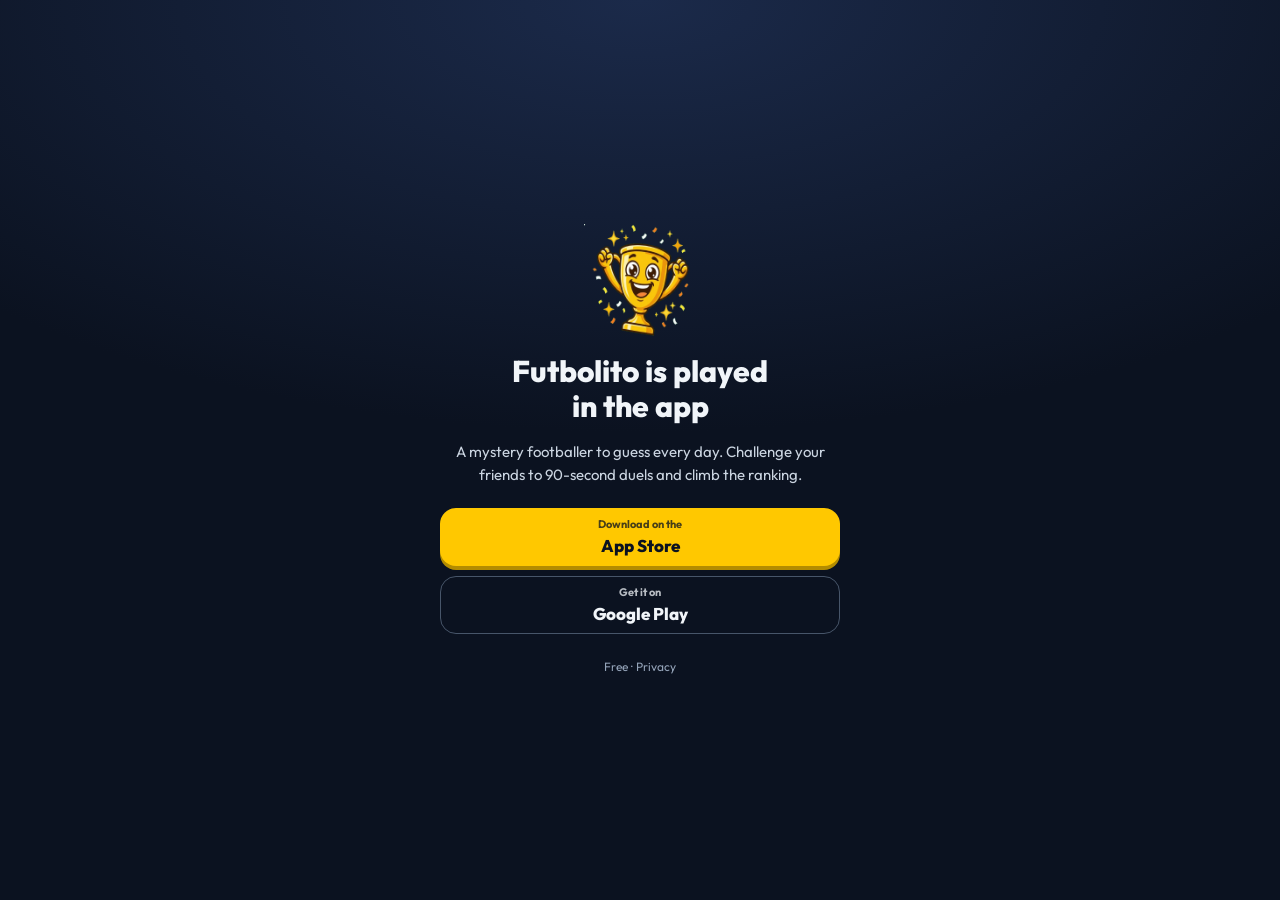
<file: index.html>
<!doctype html>
<html lang="fr" style="background-color:#0a0a0f">
  <head>
    <meta charset="UTF-8" />
    <link rel="icon" type="image/png" href="/icon-192.png" />
    <meta name="google-site-verification" content="FWAwaDGBvSFWAO9RooGkGVbNBcKObGu4cLLP7IMAi-4" />
    <meta name="viewport" content="width=device-width, initial-scale=1, maximum-scale=1, user-scalable=no, viewport-fit=cover" />
    <meta name="theme-color" content="#0a0a0f" />
    <link rel="manifest" href="/manifest.json" />
    <title>Futbolito</title>
    <script src="/rate.js"></script>
    <script type="module" crossorigin src="/index-BlLVfsSw.js"></script>
    <link rel="stylesheet" crossorigin href="/index-Cl8mhtLP.css">
  </head>
  <body style="background-color:#0a0a0f">
    <div id="root" style="background-color:#0a0a0f;min-height:100vh">
      <div id="initial-loader" style="position:fixed;inset:0;display:flex;align-items:center;justify-content:center;background:#0a0a0f;">
        <div style="width:40px;height:40px;border:4px solid #1a1a28;border-top:4px solid #7C3AED;border-radius:50%;animation:spin 1s linear infinite;"></div>
      </div>
      <style>@keyframes spin{to{transform:rotate(360deg)}}</style>
    </div>
  </body>
</html>
</file>
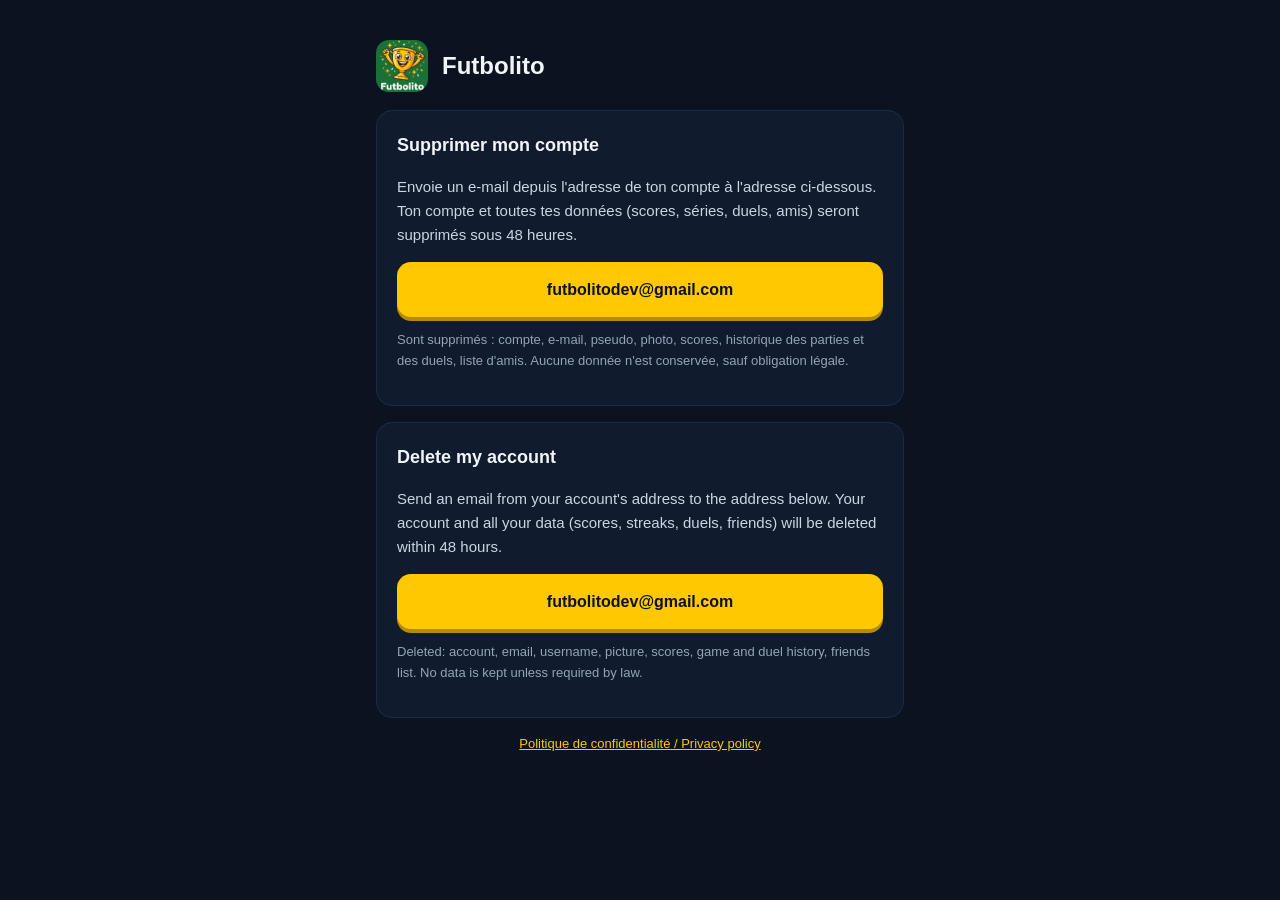
<file: delete-account.html>
<!doctype html>
<html lang="fr">
<head>
<meta charset="utf-8">
<meta name="viewport" content="width=device-width, initial-scale=1">
<title>Futbolito — Supprimer mon compte / Delete my account</title>
<link rel="icon" href="/img/icone-512.png">
<style>
  :root { --bg:#0b1220; --card:#111b2e; --line:#1e2b47; --t1:#f1f5f9; --t2:#cbd5e1; --t3:#94a3b8; --gold:#FFC800; }
  * { box-sizing: border-box; }
  body { margin:0; background:var(--bg); color:var(--t1); font-family: -apple-system, BlinkMacSystemFont, "Segoe UI", Roboto, sans-serif; line-height:1.6; }
  main { max-width:560px; margin:0 auto; padding:40px 16px 56px; }
  header { display:flex; align-items:center; gap:14px; margin-bottom:18px; }
  header img { width:52px; height:52px; border-radius:13px; }
  h1 { font-size:24px; margin:0; }
  h2 { font-size:18px; margin:0 0 8px; }
  p, li { color:var(--t2); font-size:15px; }
  .card { background:var(--card); border:1px solid var(--line); border-radius:16px; padding:20px; margin:16px 0; }
  .btn { display:block; text-align:center; background:var(--gold); color:#0b1220; font-weight:800; text-decoration:none; padding:15px; border-radius:14px; box-shadow:0 4px 0 #b38c00; margin-top:14px; word-break:break-word; }
  .muted { color:var(--t3); font-size:13px; }
  a { color:var(--gold); }
</style>
</head>
<body>
<main>
  <header>
    <img src="/img/icone-512.png" alt="">
    <h1>Futbolito</h1>
  </header>

  <section class="card" lang="fr">
    <h2>Supprimer mon compte</h2>
    <p>Envoie un e-mail depuis l'adresse de ton compte à l'adresse ci-dessous. Ton compte et toutes tes données (scores, séries, duels, amis) seront supprimés sous 48 heures.</p>
    <a class="btn" href="mailto:futbolitodev@gmail.com?subject=Suppression%20de%20mon%20compte%20Futbolito">futbolitodev@gmail.com</a>
    <p class="muted">Sont supprimés : compte, e-mail, pseudo, photo, scores, historique des parties et des duels, liste d'amis. Aucune donnée n'est conservée, sauf obligation légale.</p>
  </section>

  <section class="card" lang="en">
    <h2>Delete my account</h2>
    <p>Send an email from your account's address to the address below. Your account and all your data (scores, streaks, duels, friends) will be deleted within 48 hours.</p>
    <a class="btn" href="mailto:futbolitodev@gmail.com?subject=Delete%20my%20Futbolito%20account">futbolitodev@gmail.com</a>
    <p class="muted">Deleted: account, email, username, picture, scores, game and duel history, friends list. No data is kept unless required by law.</p>
  </section>

  <p class="muted" style="text-align:center"><a href="/privacy-policy">Politique de confidentialité / Privacy policy</a></p>
</main>
</body>
</html>
</file>
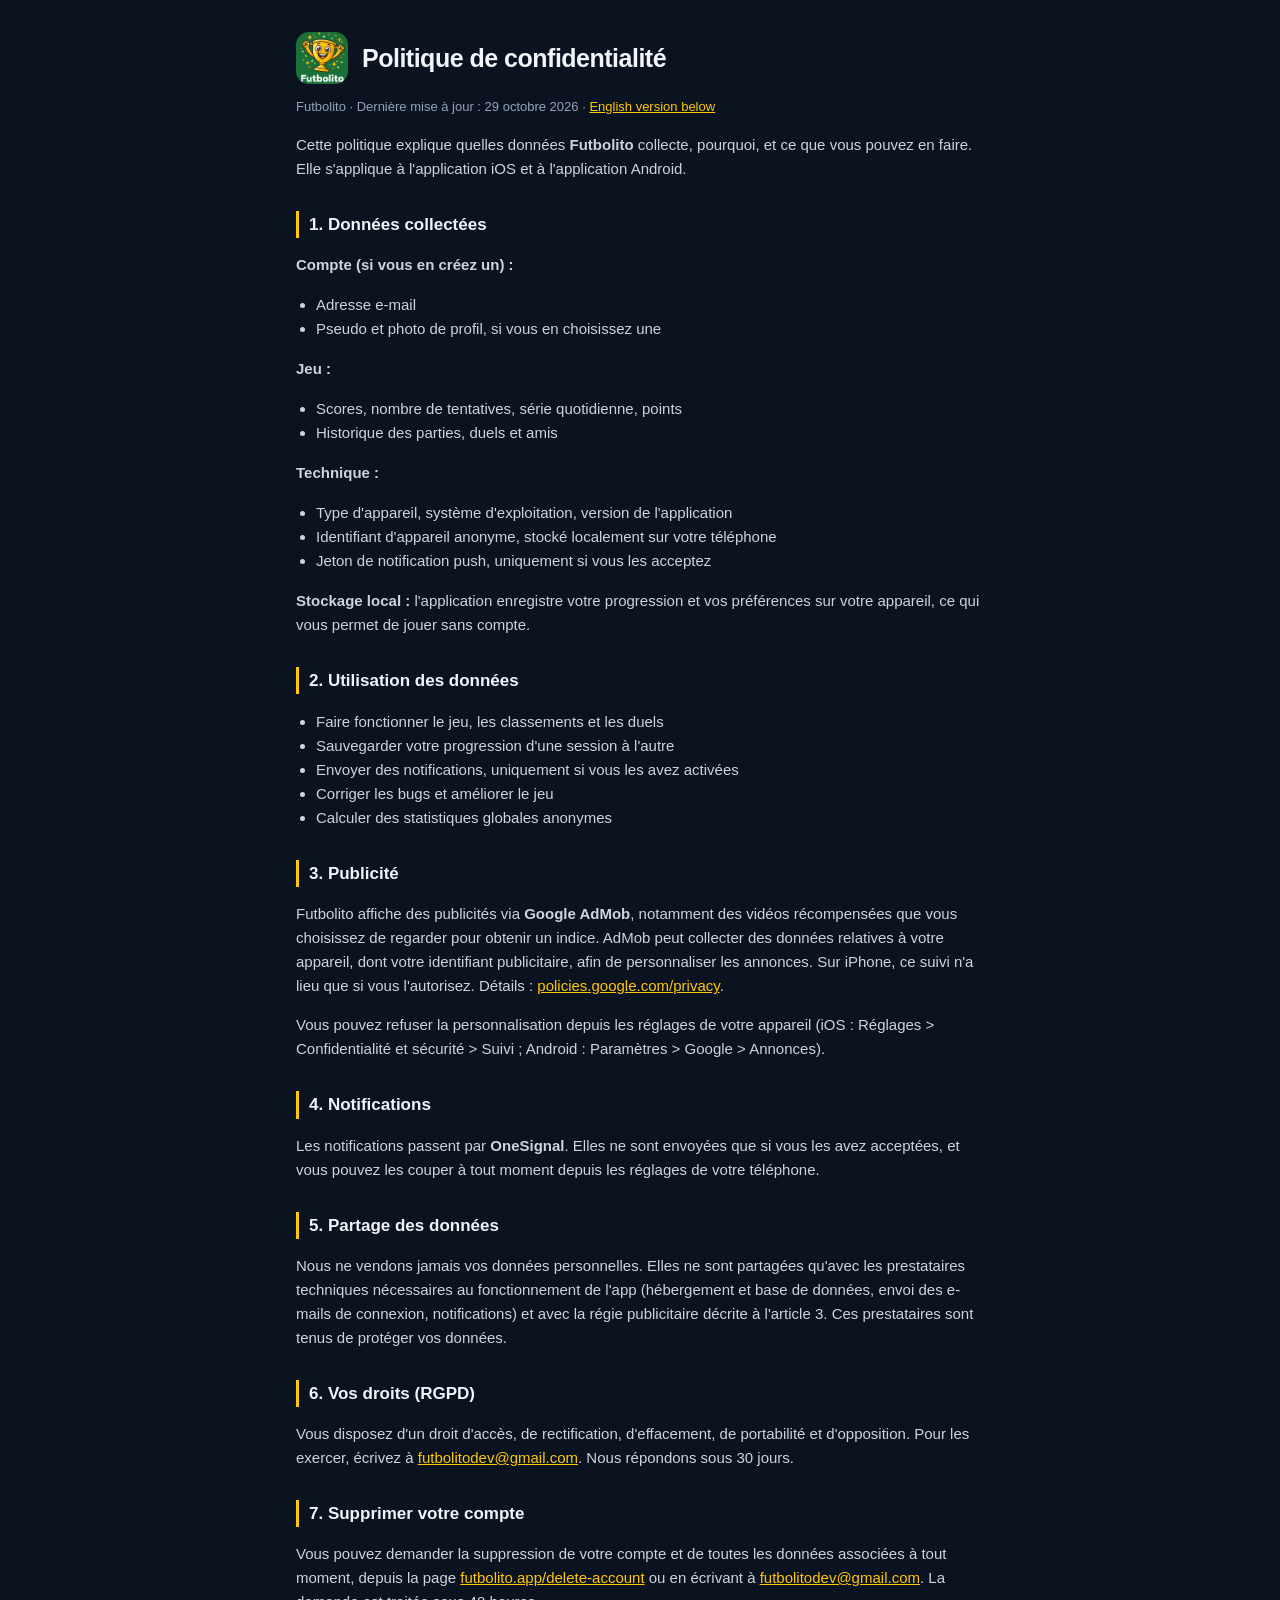
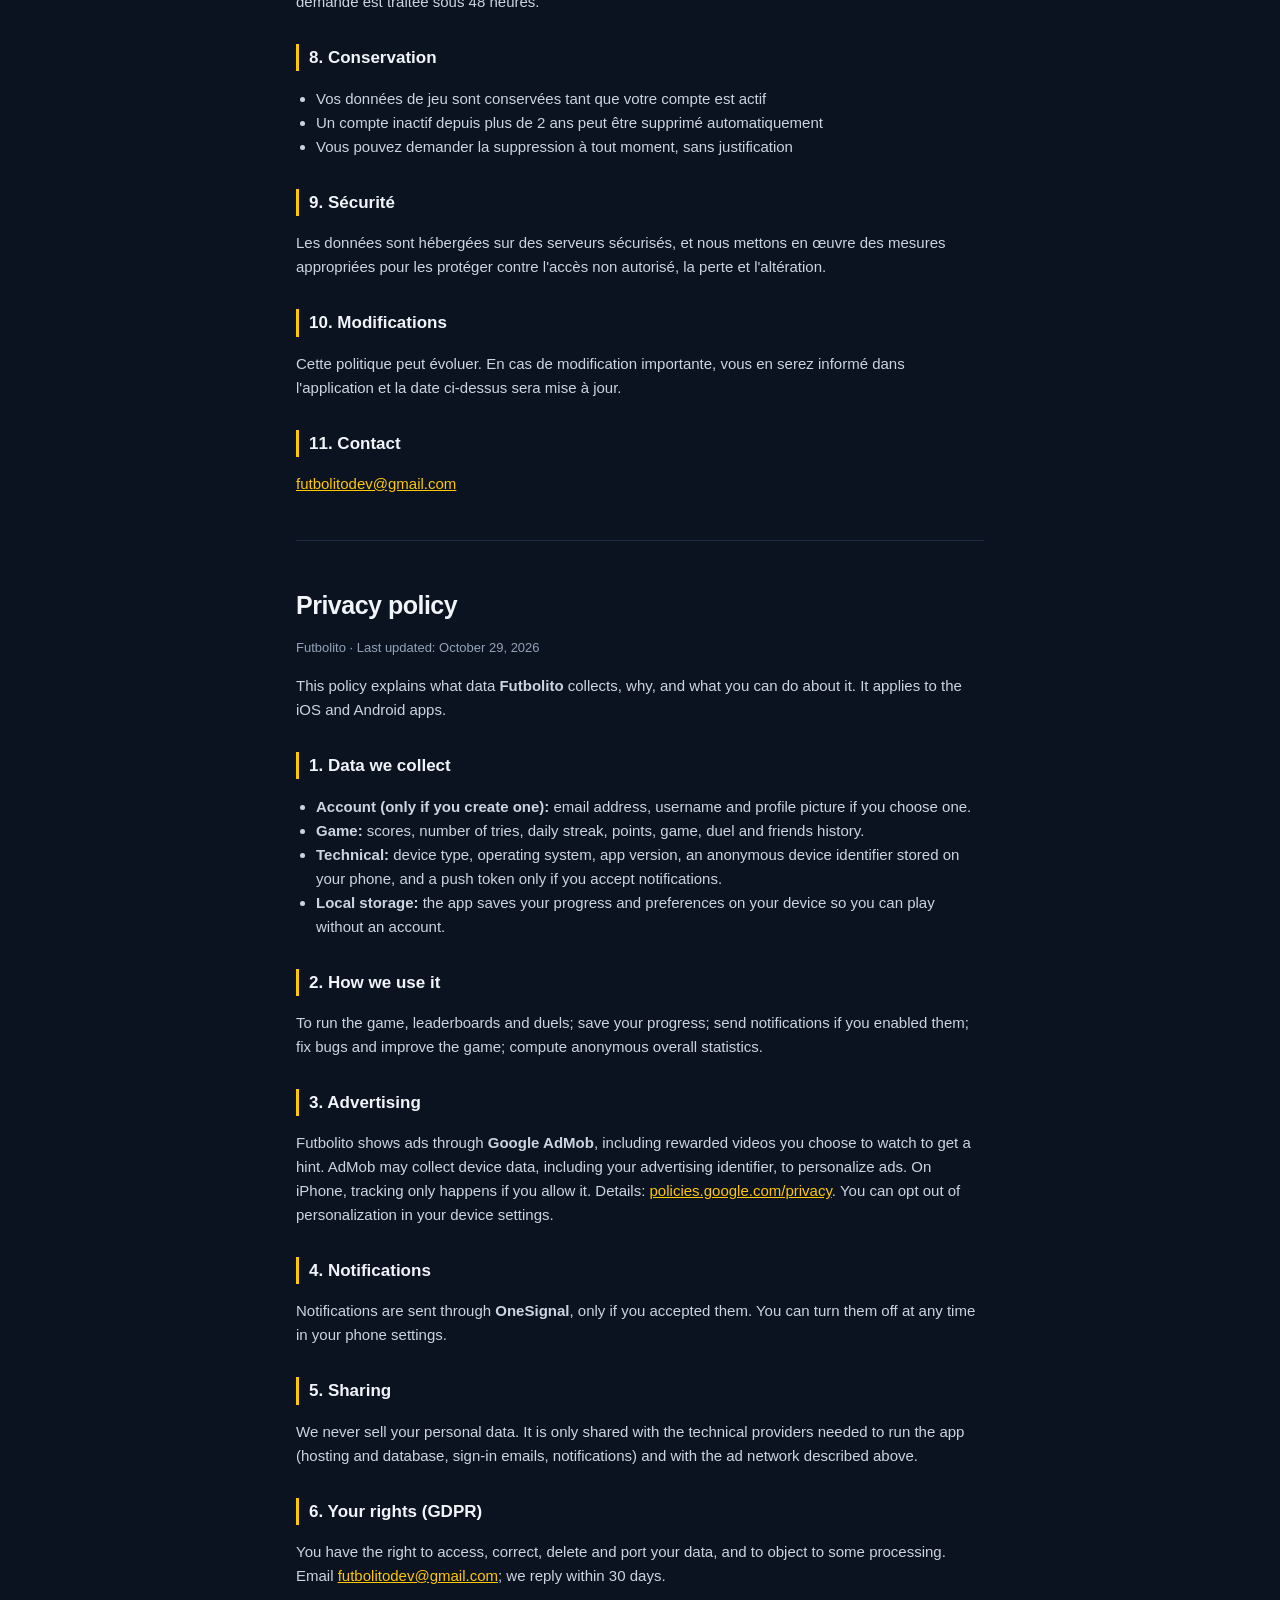
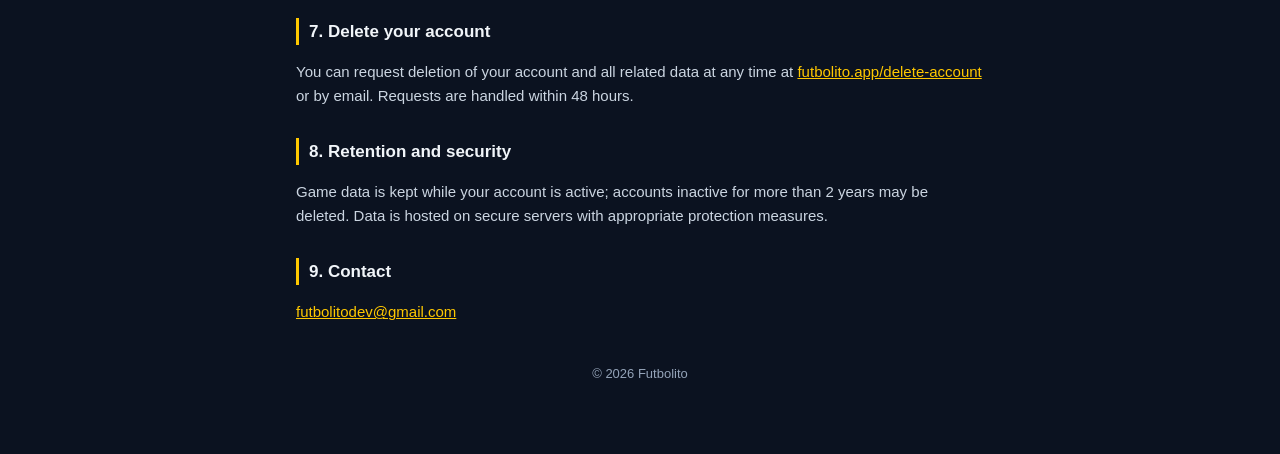
<file: privacy-policy.html>
<!doctype html>
<html lang="fr">
<head>
<meta charset="utf-8">
<meta name="viewport" content="width=device-width, initial-scale=1">
<title>Futbolito — Politique de confidentialité / Privacy policy</title>
<link rel="icon" href="/img/icone-512.png">
<style>
  :root { --bg:#0b1220; --card:#111b2e; --line:#1e2b47; --t1:#f1f5f9; --t2:#cbd5e1; --t3:#94a3b8; --gold:#FFC800; }
  * { box-sizing: border-box; }
  body { margin:0; background:var(--bg); color:var(--t1); font-family: -apple-system, BlinkMacSystemFont, "Segoe UI", Roboto, sans-serif; line-height:1.6; }
  main { max-width:720px; margin:0 auto; padding:32px 16px 56px; }
  header { display:flex; align-items:center; gap:14px; margin-bottom:8px; }
  header img { width:52px; height:52px; border-radius:13px; }
  h1 { font-size:25px; margin:0; letter-spacing:-.02em; }
  h2 { font-size:17px; margin:30px 0 8px; padding-left:10px; border-left:3px solid var(--gold); }
  p, li { color:var(--t2); font-size:15px; }
  .muted { color:var(--t3); font-size:13px; }
  a { color:var(--gold); }
  ul { padding-left:20px; }
  .sep { border:0; border-top:1px solid var(--line); margin:44px 0; }
  .lang { font-size:13px; }
</style>
</head>
<body>
<main>
  <header>
    <img src="/img/icone-512.png" alt="">
    <h1>Politique de confidentialité</h1>
  </header>
  <p class="muted">Futbolito · Dernière mise à jour : 29 octobre 2026 · <a class="lang" href="#en">English version below</a></p>

  <section lang="fr">
    <p>Cette politique explique quelles données <b>Futbolito</b> collecte, pourquoi, et ce que vous pouvez en faire. Elle s'applique à l'application iOS et à l'application Android.</p>

    <h2>1. Données collectées</h2>
    <p><b>Compte (si vous en créez un) :</b></p>
    <ul><li>Adresse e-mail</li><li>Pseudo et photo de profil, si vous en choisissez une</li></ul>
    <p><b>Jeu :</b></p>
    <ul><li>Scores, nombre de tentatives, série quotidienne, points</li><li>Historique des parties, duels et amis</li></ul>
    <p><b>Technique :</b></p>
    <ul><li>Type d'appareil, système d'exploitation, version de l'application</li><li>Identifiant d'appareil anonyme, stocké localement sur votre téléphone</li><li>Jeton de notification push, uniquement si vous les acceptez</li></ul>
    <p><b>Stockage local :</b> l'application enregistre votre progression et vos préférences sur votre appareil, ce qui vous permet de jouer sans compte.</p>

    <h2>2. Utilisation des données</h2>
    <ul><li>Faire fonctionner le jeu, les classements et les duels</li><li>Sauvegarder votre progression d'une session à l'autre</li><li>Envoyer des notifications, uniquement si vous les avez activées</li><li>Corriger les bugs et améliorer le jeu</li><li>Calculer des statistiques globales anonymes</li></ul>

    <h2>3. Publicité</h2>
    <p>Futbolito affiche des publicités via <b>Google AdMob</b>, notamment des vidéos récompensées que vous choisissez de regarder pour obtenir un indice. AdMob peut collecter des données relatives à votre appareil, dont votre identifiant publicitaire, afin de personnaliser les annonces. Sur iPhone, ce suivi n'a lieu que si vous l'autorisez. Détails : <a href="https://policies.google.com/privacy">policies.google.com/privacy</a>.</p>
    <p>Vous pouvez refuser la personnalisation depuis les réglages de votre appareil (iOS : Réglages &gt; Confidentialité et sécurité &gt; Suivi ; Android : Paramètres &gt; Google &gt; Annonces).</p>

    <h2>4. Notifications</h2>
    <p>Les notifications passent par <b>OneSignal</b>. Elles ne sont envoyées que si vous les avez acceptées, et vous pouvez les couper à tout moment depuis les réglages de votre téléphone.</p>

    <h2>5. Partage des données</h2>
    <p>Nous ne vendons jamais vos données personnelles. Elles ne sont partagées qu'avec les prestataires techniques nécessaires au fonctionnement de l'app (hébergement et base de données, envoi des e-mails de connexion, notifications) et avec la régie publicitaire décrite à l'article 3. Ces prestataires sont tenus de protéger vos données.</p>

    <h2>6. Vos droits (RGPD)</h2>
    <p>Vous disposez d'un droit d'accès, de rectification, d'effacement, de portabilité et d'opposition. Pour les exercer, écrivez à <a href="mailto:futbolitodev@gmail.com">futbolitodev@gmail.com</a>. Nous répondons sous 30 jours.</p>

    <h2>7. Supprimer votre compte</h2>
    <p>Vous pouvez demander la suppression de votre compte et de toutes les données associées à tout moment, depuis la page <a href="https://futbolito.app/delete-account">futbolito.app/delete-account</a> ou en écrivant à <a href="mailto:futbolitodev@gmail.com">futbolitodev@gmail.com</a>. La demande est traitée sous 48 heures.</p>

    <h2>8. Conservation</h2>
    <ul><li>Vos données de jeu sont conservées tant que votre compte est actif</li><li>Un compte inactif depuis plus de 2 ans peut être supprimé automatiquement</li><li>Vous pouvez demander la suppression à tout moment, sans justification</li></ul>

    <h2>9. Sécurité</h2>
    <p>Les données sont hébergées sur des serveurs sécurisés, et nous mettons en œuvre des mesures appropriées pour les protéger contre l'accès non autorisé, la perte et l'altération.</p>

    <h2>10. Modifications</h2>
    <p>Cette politique peut évoluer. En cas de modification importante, vous en serez informé dans l'application et la date ci-dessus sera mise à jour.</p>

    <h2>11. Contact</h2>
    <p><a href="mailto:futbolitodev@gmail.com">futbolitodev@gmail.com</a></p>
  </section>

  <hr class="sep" id="en">

  <section lang="en">
    <h1>Privacy policy</h1>
    <p class="muted">Futbolito · Last updated: October 29, 2026</p>
    <p>This policy explains what data <b>Futbolito</b> collects, why, and what you can do about it. It applies to the iOS and Android apps.</p>

    <h2>1. Data we collect</h2>
    <ul>
      <li><b>Account (only if you create one):</b> email address, username and profile picture if you choose one.</li>
      <li><b>Game:</b> scores, number of tries, daily streak, points, game, duel and friends history.</li>
      <li><b>Technical:</b> device type, operating system, app version, an anonymous device identifier stored on your phone, and a push token only if you accept notifications.</li>
      <li><b>Local storage:</b> the app saves your progress and preferences on your device so you can play without an account.</li>
    </ul>

    <h2>2. How we use it</h2>
    <p>To run the game, leaderboards and duels; save your progress; send notifications if you enabled them; fix bugs and improve the game; compute anonymous overall statistics.</p>

    <h2>3. Advertising</h2>
    <p>Futbolito shows ads through <b>Google AdMob</b>, including rewarded videos you choose to watch to get a hint. AdMob may collect device data, including your advertising identifier, to personalize ads. On iPhone, tracking only happens if you allow it. Details: <a href="https://policies.google.com/privacy">policies.google.com/privacy</a>. You can opt out of personalization in your device settings.</p>

    <h2>4. Notifications</h2>
    <p>Notifications are sent through <b>OneSignal</b>, only if you accepted them. You can turn them off at any time in your phone settings.</p>

    <h2>5. Sharing</h2>
    <p>We never sell your personal data. It is only shared with the technical providers needed to run the app (hosting and database, sign-in emails, notifications) and with the ad network described above.</p>

    <h2>6. Your rights (GDPR)</h2>
    <p>You have the right to access, correct, delete and port your data, and to object to some processing. Email <a href="mailto:futbolitodev@gmail.com">futbolitodev@gmail.com</a>; we reply within 30 days.</p>

    <h2>7. Delete your account</h2>
    <p>You can request deletion of your account and all related data at any time at <a href="https://futbolito.app/delete-account">futbolito.app/delete-account</a> or by email. Requests are handled within 48 hours.</p>

    <h2>8. Retention and security</h2>
    <p>Game data is kept while your account is active; accounts inactive for more than 2 years may be deleted. Data is hosted on secure servers with appropriate protection measures.</p>

    <h2>9. Contact</h2>
    <p><a href="mailto:futbolitodev@gmail.com">futbolitodev@gmail.com</a></p>
  </section>

  <p class="muted" style="text-align:center;margin-top:40px">© 2026 Futbolito</p>
</main>
</body>
</html>
</file>
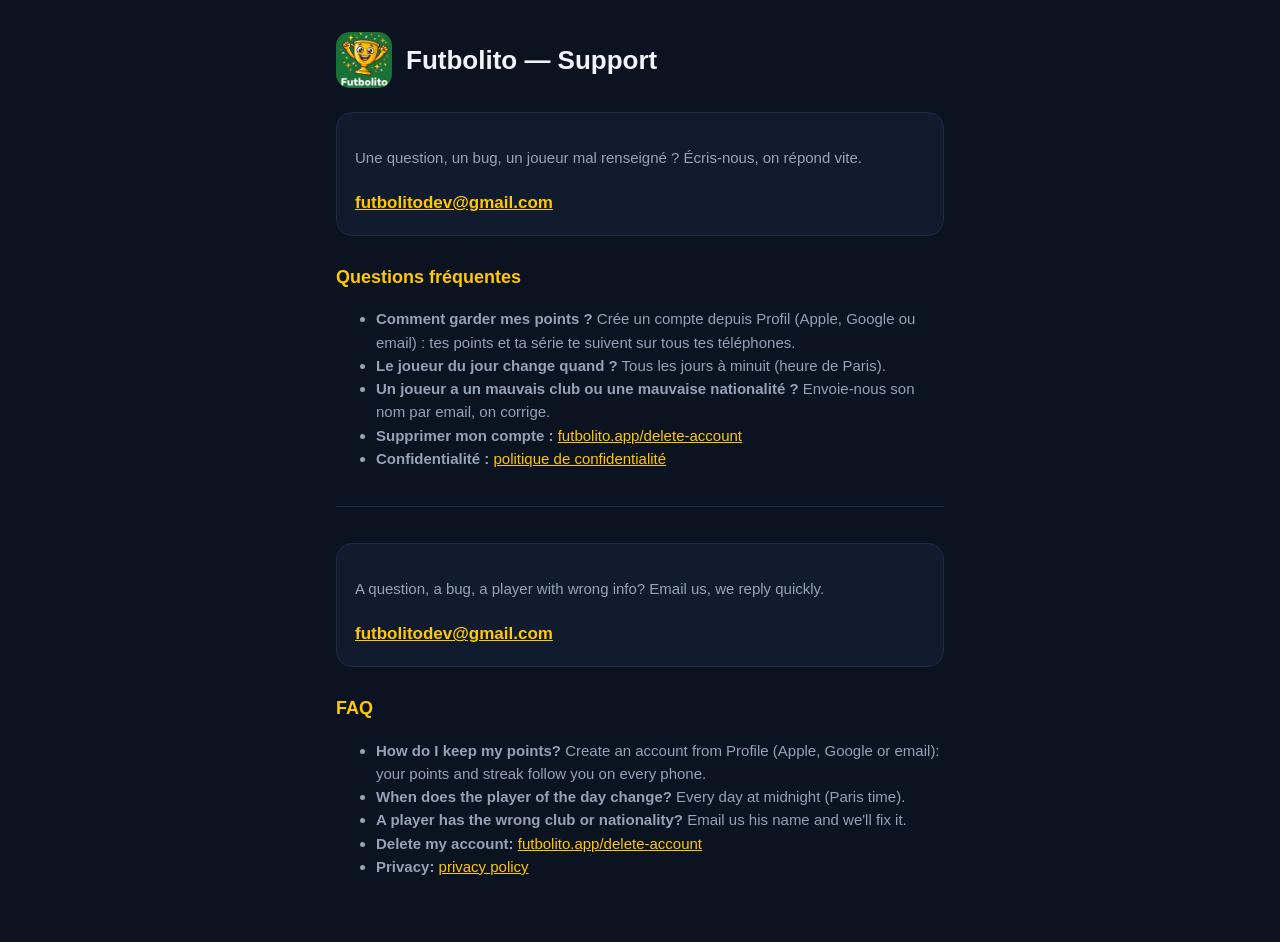
<file: support.html>
<!doctype html>
<html lang="fr">
<head>
<meta charset="utf-8">
<meta name="viewport" content="width=device-width, initial-scale=1">
<title>Futbolito — Support</title>
<link rel="icon" href="/img/icone-512.png">
<style>
  :root { --bg:#0b1220; --card:#111b2e; --line:#1e2b47; --t1:#f1f5f9; --t2:#94a3b8; --gold:#FFC800; }
  * { box-sizing: border-box; }
  body { margin:0; background:var(--bg); color:var(--t1); font-family: -apple-system, BlinkMacSystemFont, "Segoe UI", Roboto, sans-serif; line-height:1.55; }
  main { max-width:640px; margin:0 auto; padding:32px 16px 48px; }
  header { display:flex; align-items:center; gap:14px; margin-bottom:24px; }
  header img { width:56px; height:56px; border-radius:14px; }
  h1 { font-size:26px; margin:0; }
  h2 { font-size:18px; margin:28px 0 8px; color:var(--gold); }
  p, li { color:var(--t2); font-size:15px; }
  a { color:var(--gold); }
  .card { background:var(--card); border:1px solid var(--line); border-radius:16px; padding:18px; margin:16px 0; }
  .mail { display:inline-block; margin-top:6px; font-size:17px; font-weight:700; }
  .sep { border:0; border-top:1px solid var(--line); margin:36px 0; }
</style>
</head>
<body>
<main>
  <header>
    <img src="/img/icone-512.png" alt="">
    <h1>Futbolito — Support</h1>
  </header>

  <section lang="fr">
    <div class="card">
      <p>Une question, un bug, un joueur mal renseigné ? Écris-nous, on répond vite.</p>
      <a class="mail" href="mailto:futbolitodev@gmail.com?subject=Futbolito%20-%20Support">futbolitodev@gmail.com</a>
    </div>
    <h2>Questions fréquentes</h2>
    <ul>
      <li><b>Comment garder mes points ?</b> Crée un compte depuis Profil (Apple, Google ou email) : tes points et ta série te suivent sur tous tes téléphones.</li>
      <li><b>Le joueur du jour change quand ?</b> Tous les jours à minuit (heure de Paris).</li>
      <li><b>Un joueur a un mauvais club ou une mauvaise nationalité ?</b> Envoie-nous son nom par email, on corrige.</li>
      <li><b>Supprimer mon compte :</b> <a href="/delete-account">futbolito.app/delete-account</a></li>
      <li><b>Confidentialité :</b> <a href="/privacy-policy">politique de confidentialité</a></li>
    </ul>
  </section>

  <hr class="sep">

  <section lang="en">
    <div class="card">
      <p>A question, a bug, a player with wrong info? Email us, we reply quickly.</p>
      <a class="mail" href="mailto:futbolitodev@gmail.com?subject=Futbolito%20-%20Support">futbolitodev@gmail.com</a>
    </div>
    <h2>FAQ</h2>
    <ul>
      <li><b>How do I keep my points?</b> Create an account from Profile (Apple, Google or email): your points and streak follow you on every phone.</li>
      <li><b>When does the player of the day change?</b> Every day at midnight (Paris time).</li>
      <li><b>A player has the wrong club or nationality?</b> Email us his name and we'll fix it.</li>
      <li><b>Delete my account:</b> <a href="/delete-account">futbolito.app/delete-account</a></li>
      <li><b>Privacy:</b> <a href="/privacy-policy">privacy policy</a></li>
    </ul>
  </section>
</main>
</body>
</html>
</file>
<file: index-Cl8mhtLP.css>
@font-face{font-family:Outfit;font-style:normal;font-weight:400;font-display:swap;src:url([data-uri]) format("woff2");unicode-range:U+0000-00FF,U+0131,U+0152-0153,U+02BB-02BC,U+02C6,U+02DA,U+02DC,U+0304,U+0308,U+0329,U+2000-206F,U+20AC,U+2122,U+2191,U+2193,U+2212,U+2215,U+FEFF,U+FFFD}@font-face{font-family:Outfit;font-style:normal;font-weight:500;font-display:swap;src:url([data-uri]) format("woff2");unicode-range:U+0000-00FF,U+0131,U+0152-0153,U+02BB-02BC,U+02C6,U+02DA,U+02DC,U+0304,U+0308,U+0329,U+2000-206F,U+20AC,U+2122,U+2191,U+2193,U+2212,U+2215,U+FEFF,U+FFFD}@font-face{font-family:Outfit;font-style:normal;font-weight:600;font-display:swap;src:url([data-uri]) format("woff2");unicode-range:U+0000-00FF,U+0131,U+0152-0153,U+02BB-02BC,U+02C6,U+02DA,U+02DC,U+0304,U+0308,U+0329,U+2000-206F,U+20AC,U+2122,U+2191,U+2193,U+2212,U+2215,U+FEFF,U+FFFD}@font-face{font-family:Outfit;font-style:normal;font-weight:700;font-display:swap;src:url([data-uri]) format("woff2");unicode-range:U+0000-00FF,U+0131,U+0152-0153,U+02BB-02BC,U+02C6,U+02DA,U+02DC,U+0304,U+0308,U+0329,U+2000-206F,U+20AC,U+2122,U+2191,U+2193,U+2212,U+2215,U+FEFF,U+FFFD}@font-face{font-family:Outfit;font-style:normal;font-weight:800;font-display:swap;src:url([data-uri]) format("woff2");unicode-range:U+0000-00FF,U+0131,U+0152-0153,U+02BB-02BC,U+02C6,U+02DA,U+02DC,U+0304,U+0308,U+0329,U+2000-206F,U+20AC,U+2122,U+2191,U+2193,U+2212,U+2215,U+FEFF,U+FFFD}*,:before,:after{--tw-border-spacing-x: 0;--tw-border-spacing-y: 0;--tw-translate-x: 0;--tw-translate-y: 0;--tw-rotate: 0;--tw-skew-x: 0;--tw-skew-y: 0;--tw-scale-x: 1;--tw-scale-y: 1;--tw-pan-x: ;--tw-pan-y: ;--tw-pinch-zoom: ;--tw-scroll-snap-strictness: proximity;--tw-gradient-from-position: ;--tw-gradient-via-position: ;--tw-gradient-to-position: ;--tw-ordinal: ;--tw-slashed-zero: ;--tw-numeric-figure: ;--tw-numeric-spacing: ;--tw-numeric-fraction: ;--tw-ring-inset: ;--tw-ring-offset-width: 0px;--tw-ring-offset-color: #fff;--tw-ring-color: rgb(59 130 246 / .5);--tw-ring-offset-shadow: 0 0 #0000;--tw-ring-shadow: 0 0 #0000;--tw-shadow: 0 0 #0000;--tw-shadow-colored: 0 0 #0000;--tw-blur: ;--tw-brightness: ;--tw-contrast: ;--tw-grayscale: ;--tw-hue-rotate: ;--tw-invert: ;--tw-saturate: ;--tw-sepia: ;--tw-drop-shadow: ;--tw-backdrop-blur: ;--tw-backdrop-brightness: ;--tw-backdrop-contrast: ;--tw-backdrop-grayscale: ;--tw-backdrop-hue-rotate: ;--tw-backdrop-invert: ;--tw-backdrop-opacity: ;--tw-backdrop-saturate: ;--tw-backdrop-sepia: ;--tw-contain-size: ;--tw-contain-layout: ;--tw-contain-paint: ;--tw-contain-style: }::backdrop{--tw-border-spacing-x: 0;--tw-border-spacing-y: 0;--tw-translate-x: 0;--tw-translate-y: 0;--tw-rotate: 0;--tw-skew-x: 0;--tw-skew-y: 0;--tw-scale-x: 1;--tw-scale-y: 1;--tw-pan-x: ;--tw-pan-y: ;--tw-pinch-zoom: ;--tw-scroll-snap-strictness: proximity;--tw-gradient-from-position: ;--tw-gradient-via-position: ;--tw-gradient-to-position: ;--tw-ordinal: ;--tw-slashed-zero: ;--tw-numeric-figure: ;--tw-numeric-spacing: ;--tw-numeric-fraction: ;--tw-ring-inset: ;--tw-ring-offset-width: 0px;--tw-ring-offset-color: #fff;--tw-ring-color: rgb(59 130 246 / .5);--tw-ring-offset-shadow: 0 0 #0000;--tw-ring-shadow: 0 0 #0000;--tw-shadow: 0 0 #0000;--tw-shadow-colored: 0 0 #0000;--tw-blur: ;--tw-brightness: ;--tw-contrast: ;--tw-grayscale: ;--tw-hue-rotate: ;--tw-invert: ;--tw-saturate: ;--tw-sepia: ;--tw-drop-shadow: ;--tw-backdrop-blur: ;--tw-backdrop-brightness: ;--tw-backdrop-contrast: ;--tw-backdrop-grayscale: ;--tw-backdrop-hue-rotate: ;--tw-backdrop-invert: ;--tw-backdrop-opacity: ;--tw-backdrop-saturate: ;--tw-backdrop-sepia: ;--tw-contain-size: ;--tw-contain-layout: ;--tw-contain-paint: ;--tw-contain-style: }*,:before,:after{box-sizing:border-box;border-width:0;border-style:solid;border-color:#e5e7eb}:before,:after{--tw-content: ""}html,:host{line-height:1.5;-webkit-text-size-adjust:100%;-moz-tab-size:4;-o-tab-size:4;tab-size:4;font-family:ui-sans-serif,system-ui,sans-serif,"Apple Color Emoji","Segoe UI Emoji",Segoe UI Symbol,"Noto Color Emoji";font-feature-settings:normal;font-variation-settings:normal;-webkit-tap-highlight-color:transparent}body{margin:0;line-height:inherit}hr{height:0;color:inherit;border-top-width:1px}abbr:where([title]){-webkit-text-decoration:underline dotted;text-decoration:underline dotted}h1,h2,h3,h4,h5,h6{font-size:inherit;font-weight:inherit}a{color:inherit;text-decoration:inherit}b,strong{font-weight:bolder}code,kbd,samp,pre{font-family:ui-monospace,SFMono-Regular,Menlo,Monaco,Consolas,Liberation Mono,Courier New,monospace;font-feature-settings:normal;font-variation-settings:normal;font-size:1em}small{font-size:80%}sub,sup{font-size:75%;line-height:0;position:relative;vertical-align:baseline}sub{bottom:-.25em}sup{top:-.5em}table{text-indent:0;border-color:inherit;border-collapse:collapse}button,input,optgroup,select,textarea{font-family:inherit;font-feature-settings:inherit;font-variation-settings:inherit;font-size:100%;font-weight:inherit;line-height:inherit;letter-spacing:inherit;color:inherit;margin:0;padding:0}button,select{text-transform:none}button,input:where([type=button]),input:where([type=reset]),input:where([type=submit]){-webkit-appearance:button;background-color:transparent;background-image:none}:-moz-focusring{outline:auto}:-moz-ui-invalid{box-shadow:none}progress{vertical-align:baseline}::-webkit-inner-spin-button,::-webkit-outer-spin-button{height:auto}[type=search]{-webkit-appearance:textfield;outline-offset:-2px}::-webkit-search-decoration{-webkit-appearance:none}::-webkit-file-upload-button{-webkit-appearance:button;font:inherit}summary{display:list-item}blockquote,dl,dd,h1,h2,h3,h4,h5,h6,hr,figure,p,pre{margin:0}fieldset{margin:0;padding:0}legend{padding:0}ol,ul,menu{list-style:none;margin:0;padding:0}dialog{padding:0}textarea{resize:vertical}input::-moz-placeholder,textarea::-moz-placeholder{opacity:1;color:#9ca3af}input::placeholder,textarea::placeholder{opacity:1;color:#9ca3af}button,[role=button]{cursor:pointer}:disabled{cursor:default}img,svg,video,canvas,audio,iframe,embed,object{display:block;vertical-align:middle}img,video{max-width:100%;height:auto}[hidden]:where(:not([hidden=until-found])){display:none}:root{--background: 0 0% 100%;--foreground: 0 0% 3.9%;--card: 0 0% 100%;--card-foreground: 0 0% 3.9%;--popover: 0 0% 100%;--popover-foreground: 0 0% 3.9%;--primary: 0 0% 9%;--primary-foreground: 0 0% 98%;--secondary: 0 0% 96.1%;--secondary-foreground: 0 0% 9%;--muted: 0 0% 96.1%;--muted-foreground: 0 0% 45.1%;--accent: 0 0% 96.1%;--accent-foreground: 0 0% 9%;--destructive: 0 84.2% 60.2%;--destructive-foreground: 0 0% 98%;--border: 0 0% 89.8%;--input: 0 0% 89.8%;--ring: 0 0% 3.9%;--chart-1: 12 76% 61%;--chart-2: 173 58% 39%;--chart-3: 197 37% 24%;--chart-4: 43 74% 66%;--chart-5: 27 87% 67%;--radius: .5rem;--sidebar-background: 0 0% 98%;--sidebar-foreground: 240 5.3% 26.1%;--sidebar-primary: 240 5.9% 10%;--sidebar-primary-foreground: 0 0% 98%;--sidebar-accent: 240 4.8% 95.9%;--sidebar-accent-foreground: 240 5.9% 10%;--sidebar-border: 220 13% 91%;--sidebar-ring: 217.2 91.2% 59.8%}.dark{--background: 0 0% 3.9%;--foreground: 0 0% 98%;--card: 0 0% 3.9%;--card-foreground: 0 0% 98%;--popover: 0 0% 3.9%;--popover-foreground: 0 0% 98%;--primary: 0 0% 98%;--primary-foreground: 0 0% 9%;--secondary: 0 0% 14.9%;--secondary-foreground: 0 0% 98%;--muted: 0 0% 14.9%;--muted-foreground: 0 0% 63.9%;--accent: 0 0% 14.9%;--accent-foreground: 0 0% 98%;--destructive: 0 62.8% 30.6%;--destructive-foreground: 0 0% 98%;--border: 0 0% 14.9%;--input: 0 0% 14.9%;--ring: 0 0% 83.1%;--chart-1: 220 70% 50%;--chart-2: 160 60% 45%;--chart-3: 30 80% 55%;--chart-4: 280 65% 60%;--chart-5: 340 75% 55%;--sidebar-background: 240 5.9% 10%;--sidebar-foreground: 240 4.8% 95.9%;--sidebar-primary: 224.3 76.3% 48%;--sidebar-primary-foreground: 0 0% 100%;--sidebar-accent: 240 3.7% 15.9%;--sidebar-accent-foreground: 240 4.8% 95.9%;--sidebar-border: 240 3.7% 15.9%;--sidebar-ring: 217.2 91.2% 59.8%}*{border-color:hsl(var(--border));outline-color:hsl(var(--ring) / .5)}html{background-color:var(--fb-bg);color-scheme:dark}body{color:hsl(var(--foreground));font-family:var(--fb-font);background-color:var(--fb-bg);padding-top:env(safe-area-inset-top,0px);padding-left:env(safe-area-inset-left,0px);padding-right:env(safe-area-inset-right,0px);padding-bottom:env(safe-area-inset-bottom,0px)}.container{width:100%}@media(min-width:640px){.container{max-width:640px}}@media(min-width:768px){.container{max-width:768px}}@media(min-width:1024px){.container{max-width:1024px}}@media(min-width:1280px){.container{max-width:1280px}}@media(min-width:1536px){.container{max-width:1536px}}.sr-only{position:absolute;width:1px;height:1px;padding:0;margin:-1px;overflow:hidden;clip:rect(0,0,0,0);white-space:nowrap;border-width:0}.pointer-events-none{pointer-events:none}.pointer-events-auto{pointer-events:auto}.\!visible{visibility:visible!important}.visible{visibility:visible}.invisible{visibility:hidden}.collapse{visibility:collapse}.static{position:static}.fixed{position:fixed}.absolute{position:absolute}.relative{position:relative}.sticky{position:sticky}.inset-0{top:0;right:0;bottom:0;left:0}.inset-x-0{left:0;right:0}.inset-y-0{top:0;bottom:0}.-bottom-0\.5{bottom:-.125rem}.-bottom-1{bottom:-.25rem}.-bottom-12{bottom:-3rem}.-left-1{left:-.25rem}.-left-12{left:-3rem}.-right-0\.5{right:-.125rem}.-right-1{right:-.25rem}.-right-12{right:-3rem}.-top-12{top:-3rem}.-top-3{top:-.75rem}.bottom-0{bottom:0}.bottom-11{bottom:2.75rem}.bottom-full{bottom:100%}.left-0{left:0}.left-1{left:.25rem}.left-1\/2{left:50%}.left-2{left:.5rem}.left-3{left:.75rem}.left-3\.5{left:.875rem}.left-4{left:1rem}.left-\[50\%\]{left:50%}.right-0{right:0}.right-1{right:.25rem}.right-2{right:.5rem}.right-3{right:.75rem}.right-4{right:1rem}.top-0{top:0}.top-1\.5{top:.375rem}.top-1\/2{top:50%}.top-1\/3{top:33.333333%}.top-10{top:2.5rem}.top-2{top:.5rem}.top-3{top:.75rem}.top-3\.5{top:.875rem}.top-4{top:1rem}.top-\[12\%\]{top:12%}.top-\[1px\]{top:1px}.top-\[50\%\]{top:50%}.top-\[60\%\]{top:60%}.top-full{top:100%}.isolate{isolation:isolate}.z-10{z-index:10}.z-20{z-index:20}.z-40{z-index:40}.z-50{z-index:50}.z-\[10000\]{z-index:10000}.z-\[100\]{z-index:100}.z-\[1\]{z-index:1}.z-\[60\]{z-index:60}.z-\[70\]{z-index:70}.z-\[9998\]{z-index:9998}.z-\[9999\]{z-index:9999}.col-span-1{grid-column:span 1 / span 1}.col-span-11{grid-column:span 11 / span 11}.col-span-2{grid-column:span 2 / span 2}.col-span-3{grid-column:span 3 / span 3}.-mx-1{margin-left:-.25rem;margin-right:-.25rem}.mx-2{margin-left:.5rem;margin-right:.5rem}.mx-3\.5{margin-left:.875rem;margin-right:.875rem}.mx-4{margin-left:1rem;margin-right:1rem}.mx-auto{margin-left:auto;margin-right:auto}.my-0\.5{margin-top:.125rem;margin-bottom:.125rem}.my-1{margin-top:.25rem;margin-bottom:.25rem}.my-auto{margin-top:auto;margin-bottom:auto}.-ml-2{margin-left:-.5rem}.-ml-4{margin-left:-1rem}.-mr-1{margin-right:-.25rem}.-mr-2{margin-right:-.5rem}.-mt-1{margin-top:-.25rem}.-mt-4{margin-top:-1rem}.mb-0\.5{margin-bottom:.125rem}.mb-1{margin-bottom:.25rem}.mb-1\.5{margin-bottom:.375rem}.mb-10{margin-bottom:2.5rem}.mb-2{margin-bottom:.5rem}.mb-2\.5{margin-bottom:.625rem}.mb-3{margin-bottom:.75rem}.mb-4{margin-bottom:1rem}.mb-5{margin-bottom:1.25rem}.mb-6{margin-bottom:1.5rem}.mb-7{margin-bottom:1.75rem}.mb-8{margin-bottom:2rem}.ml-1{margin-left:.25rem}.ml-2{margin-left:.5rem}.ml-3{margin-left:.75rem}.ml-4{margin-left:1rem}.ml-5{margin-left:1.25rem}.ml-6{margin-left:1.5rem}.ml-auto{margin-left:auto}.mr-0\.5{margin-right:.125rem}.mr-1{margin-right:.25rem}.mr-1\.5{margin-right:.375rem}.mr-2{margin-right:.5rem}.mt-0\.5{margin-top:.125rem}.mt-1{margin-top:.25rem}.mt-1\.5{margin-top:.375rem}.mt-2{margin-top:.5rem}.mt-2\.5{margin-top:.625rem}.mt-24{margin-top:6rem}.mt-3{margin-top:.75rem}.mt-3\.5{margin-top:.875rem}.mt-4{margin-top:1rem}.mt-5{margin-top:1.25rem}.mt-6{margin-top:1.5rem}.mt-auto{margin-top:auto}.line-clamp-2{overflow:hidden;display:-webkit-box;-webkit-box-orient:vertical;-webkit-line-clamp:2}.block{display:block}.inline-block{display:inline-block}.inline{display:inline}.flex{display:flex}.inline-flex{display:inline-flex}.table{display:table}.grid{display:grid}.hidden{display:none}.aspect-square{aspect-ratio:1 / 1}.aspect-video{aspect-ratio:16 / 9}.size-4{width:1rem;height:1rem}.h-0\.5{height:.125rem}.h-1{height:.25rem}.h-1\.5{height:.375rem}.h-10{height:2.5rem}.h-11{height:2.75rem}.h-12{height:3rem}.h-14{height:3.5rem}.h-16{height:4rem}.h-2{height:.5rem}.h-2\.5{height:.625rem}.h-20{height:5rem}.h-24{height:6rem}.h-28{height:7rem}.h-3{height:.75rem}.h-3\.5{height:.875rem}.h-32{height:8rem}.h-36{height:9rem}.h-4{height:1rem}.h-40{height:10rem}.h-48{height:12rem}.h-5{height:1.25rem}.h-6{height:1.5rem}.h-7{height:1.75rem}.h-8{height:2rem}.h-9{height:2.25rem}.h-\[156px\]{height:156px}.h-\[18px\]{height:18px}.h-\[1px\]{height:1px}.h-\[52px\]{height:52px}.h-\[var\(--radix-navigation-menu-viewport-height\)\]{height:var(--radix-navigation-menu-viewport-height)}.h-\[var\(--radix-select-trigger-height\)\]{height:var(--radix-select-trigger-height)}.h-auto{height:auto}.h-fit{height:-moz-fit-content;height:fit-content}.h-full{height:100%}.h-px{height:1px}.h-svh{height:100svh}.max-h-24{max-height:6rem}.max-h-32{max-height:8rem}.max-h-40{max-height:10rem}.max-h-48{max-height:12rem}.max-h-56{max-height:14rem}.max-h-60{max-height:15rem}.max-h-64{max-height:16rem}.max-h-72{max-height:18rem}.max-h-80{max-height:20rem}.max-h-96{max-height:24rem}.max-h-\[28rem\]{max-height:28rem}.max-h-\[300px\]{max-height:300px}.max-h-\[400px\]{max-height:400px}.max-h-\[40vh\]{max-height:40vh}.max-h-\[500px\]{max-height:500px}.max-h-\[600px\]{max-height:600px}.max-h-\[60vh\]{max-height:60vh}.max-h-\[80vh\]{max-height:80vh}.max-h-\[85vh\]{max-height:85vh}.max-h-\[90vh\]{max-height:90vh}.max-h-screen{max-height:100vh}.min-h-0{min-height:0px}.min-h-\[150px\]{min-height:150px}.min-h-\[60px\]{min-height:60px}.min-h-\[64px\]{min-height:64px}.min-h-screen{min-height:100vh}.min-h-svh{min-height:100svh}.w-0{width:0px}.w-1{width:.25rem}.w-10{width:2.5rem}.w-11{width:2.75rem}.w-12{width:3rem}.w-14{width:3.5rem}.w-16{width:4rem}.w-2{width:.5rem}.w-2\.5{width:.625rem}.w-20{width:5rem}.w-24{width:6rem}.w-28{width:7rem}.w-3{width:.75rem}.w-3\.5{width:.875rem}.w-3\/4{width:75%}.w-32{width:8rem}.w-36{width:9rem}.w-4{width:1rem}.w-40{width:10rem}.w-44{width:11rem}.w-48{width:12rem}.w-5{width:1.25rem}.w-56{width:14rem}.w-6{width:1.5rem}.w-64{width:16rem}.w-7{width:1.75rem}.w-72{width:18rem}.w-8{width:2rem}.w-9{width:2.25rem}.w-\[--sidebar-width\]{width:var(--sidebar-width)}.w-\[100px\]{width:100px}.w-\[18px\]{width:18px}.w-\[1px\]{width:1px}.w-\[52px\]{width:52px}.w-auto{width:auto}.w-full{width:100%}.w-max{width:-moz-max-content;width:max-content}.w-px{width:1px}.min-w-0{min-width:0px}.min-w-10{min-width:2.5rem}.min-w-5{min-width:1.25rem}.min-w-8{min-width:2rem}.min-w-9{min-width:2.25rem}.min-w-\[12rem\]{min-width:12rem}.min-w-\[200px\]{min-width:200px}.min-w-\[8rem\]{min-width:8rem}.min-w-\[var\(--radix-select-trigger-width\)\]{min-width:var(--radix-select-trigger-width)}.max-w-2xl{max-width:42rem}.max-w-3xl{max-width:48rem}.max-w-4xl{max-width:56rem}.max-w-5xl{max-width:64rem}.max-w-6xl{max-width:72rem}.max-w-7xl{max-width:80rem}.max-w-\[--skeleton-width\]{max-width:var(--skeleton-width)}.max-w-\[100px\]{max-width:100px}.max-w-\[120px\]{max-width:120px}.max-w-\[130px\]{max-width:130px}.max-w-\[160px\]{max-width:160px}.max-w-\[180px\]{max-width:180px}.max-w-\[300px\]{max-width:300px}.max-w-\[70\%\]{max-width:70%}.max-w-\[80px\]{max-width:80px}.max-w-\[80vw\]{max-width:80vw}.max-w-\[90px\]{max-width:90px}.max-w-lg{max-width:32rem}.max-w-max{max-width:-moz-max-content;max-width:max-content}.max-w-md{max-width:28rem}.max-w-sm{max-width:24rem}.max-w-xs{max-width:20rem}.flex-1{flex:1 1 0%}.flex-\[2\]{flex:2}.flex-shrink-0,.shrink-0{flex-shrink:0}.grow{flex-grow:1}.grow-0{flex-grow:0}.basis-full{flex-basis:100%}.caption-bottom{caption-side:bottom}.border-collapse{border-collapse:collapse}.-translate-x-1\/2{--tw-translate-x: -50%;transform:translate(var(--tw-translate-x),var(--tw-translate-y)) rotate(var(--tw-rotate)) skew(var(--tw-skew-x)) skewY(var(--tw-skew-y)) scaleX(var(--tw-scale-x)) scaleY(var(--tw-scale-y))}.-translate-x-px{--tw-translate-x: -1px;transform:translate(var(--tw-translate-x),var(--tw-translate-y)) rotate(var(--tw-rotate)) skew(var(--tw-skew-x)) skewY(var(--tw-skew-y)) scaleX(var(--tw-scale-x)) scaleY(var(--tw-scale-y))}.-translate-y-1\/2{--tw-translate-y: -50%;transform:translate(var(--tw-translate-x),var(--tw-translate-y)) rotate(var(--tw-rotate)) skew(var(--tw-skew-x)) skewY(var(--tw-skew-y)) scaleX(var(--tw-scale-x)) scaleY(var(--tw-scale-y))}.translate-x-\[-50\%\]{--tw-translate-x: -50%;transform:translate(var(--tw-translate-x),var(--tw-translate-y)) rotate(var(--tw-rotate)) skew(var(--tw-skew-x)) skewY(var(--tw-skew-y)) scaleX(var(--tw-scale-x)) scaleY(var(--tw-scale-y))}.translate-x-px{--tw-translate-x: 1px;transform:translate(var(--tw-translate-x),var(--tw-translate-y)) rotate(var(--tw-rotate)) skew(var(--tw-skew-x)) skewY(var(--tw-skew-y)) scaleX(var(--tw-scale-x)) scaleY(var(--tw-scale-y))}.translate-y-\[-50\%\]{--tw-translate-y: -50%;transform:translate(var(--tw-translate-x),var(--tw-translate-y)) rotate(var(--tw-rotate)) skew(var(--tw-skew-x)) skewY(var(--tw-skew-y)) scaleX(var(--tw-scale-x)) scaleY(var(--tw-scale-y))}.rotate-45{--tw-rotate: 45deg;transform:translate(var(--tw-translate-x),var(--tw-translate-y)) rotate(var(--tw-rotate)) skew(var(--tw-skew-x)) skewY(var(--tw-skew-y)) scaleX(var(--tw-scale-x)) scaleY(var(--tw-scale-y))}.rotate-90{--tw-rotate: 90deg;transform:translate(var(--tw-translate-x),var(--tw-translate-y)) rotate(var(--tw-rotate)) skew(var(--tw-skew-x)) skewY(var(--tw-skew-y)) scaleX(var(--tw-scale-x)) scaleY(var(--tw-scale-y))}.transform{transform:translate(var(--tw-translate-x),var(--tw-translate-y)) rotate(var(--tw-rotate)) skew(var(--tw-skew-x)) skewY(var(--tw-skew-y)) scaleX(var(--tw-scale-x)) scaleY(var(--tw-scale-y))}@keyframes pulse{50%{opacity:.5}}.animate-pulse{animation:pulse 2s cubic-bezier(.4,0,.6,1) infinite}@keyframes spin{to{transform:rotate(360deg)}}.animate-spin{animation:spin 1s linear infinite}.cursor-default{cursor:default}.cursor-help{cursor:help}.cursor-not-allowed{cursor:not-allowed}.cursor-pointer{cursor:pointer}.touch-none{touch-action:none}.select-none{-webkit-user-select:none;-moz-user-select:none;user-select:none}.resize-none{resize:none}.resize{resize:both}.list-inside{list-style-position:inside}.list-decimal{list-style-type:decimal}.list-disc{list-style-type:disc}.list-none{list-style-type:none}.appearance-none{-webkit-appearance:none;-moz-appearance:none;appearance:none}.grid-cols-1{grid-template-columns:repeat(1,minmax(0,1fr))}.grid-cols-12{grid-template-columns:repeat(12,minmax(0,1fr))}.grid-cols-2{grid-template-columns:repeat(2,minmax(0,1fr))}.grid-cols-3{grid-template-columns:repeat(3,minmax(0,1fr))}.grid-cols-4{grid-template-columns:repeat(4,minmax(0,1fr))}.grid-cols-5{grid-template-columns:repeat(5,minmax(0,1fr))}.grid-cols-6{grid-template-columns:repeat(6,minmax(0,1fr))}.flex-row{flex-direction:row}.flex-col{flex-direction:column}.flex-col-reverse{flex-direction:column-reverse}.flex-wrap{flex-wrap:wrap}.items-start{align-items:flex-start}.items-end{align-items:flex-end}.items-center{align-items:center}.items-baseline{align-items:baseline}.items-stretch{align-items:stretch}.justify-end{justify-content:flex-end}.justify-center{justify-content:center}.justify-between{justify-content:space-between}.justify-around{justify-content:space-around}.gap-0{gap:0px}.gap-0\.5{gap:.125rem}.gap-1{gap:.25rem}.gap-1\.5{gap:.375rem}.gap-2{gap:.5rem}.gap-2\.5{gap:.625rem}.gap-3{gap:.75rem}.gap-4{gap:1rem}.gap-5{gap:1.25rem}.gap-6{gap:1.5rem}.gap-x-4{-moz-column-gap:1rem;column-gap:1rem}.gap-y-0\.5{row-gap:.125rem}.gap-y-1{row-gap:.25rem}.space-x-1>:not([hidden])~:not([hidden]){--tw-space-x-reverse: 0;margin-right:calc(.25rem * var(--tw-space-x-reverse));margin-left:calc(.25rem * calc(1 - var(--tw-space-x-reverse)))}.space-x-2>:not([hidden])~:not([hidden]){--tw-space-x-reverse: 0;margin-right:calc(.5rem * var(--tw-space-x-reverse));margin-left:calc(.5rem * calc(1 - var(--tw-space-x-reverse)))}.space-x-4>:not([hidden])~:not([hidden]){--tw-space-x-reverse: 0;margin-right:calc(1rem * var(--tw-space-x-reverse));margin-left:calc(1rem * calc(1 - var(--tw-space-x-reverse)))}.space-y-0\.5>:not([hidden])~:not([hidden]){--tw-space-y-reverse: 0;margin-top:calc(.125rem * calc(1 - var(--tw-space-y-reverse)));margin-bottom:calc(.125rem * var(--tw-space-y-reverse))}.space-y-1>:not([hidden])~:not([hidden]){--tw-space-y-reverse: 0;margin-top:calc(.25rem * calc(1 - var(--tw-space-y-reverse)));margin-bottom:calc(.25rem * var(--tw-space-y-reverse))}.space-y-1\.5>:not([hidden])~:not([hidden]){--tw-space-y-reverse: 0;margin-top:calc(.375rem * calc(1 - var(--tw-space-y-reverse)));margin-bottom:calc(.375rem * var(--tw-space-y-reverse))}.space-y-2>:not([hidden])~:not([hidden]){--tw-space-y-reverse: 0;margin-top:calc(.5rem * calc(1 - var(--tw-space-y-reverse)));margin-bottom:calc(.5rem * var(--tw-space-y-reverse))}.space-y-2\.5>:not([hidden])~:not([hidden]){--tw-space-y-reverse: 0;margin-top:calc(.625rem * calc(1 - var(--tw-space-y-reverse)));margin-bottom:calc(.625rem * var(--tw-space-y-reverse))}.space-y-3>:not([hidden])~:not([hidden]){--tw-space-y-reverse: 0;margin-top:calc(.75rem * calc(1 - var(--tw-space-y-reverse)));margin-bottom:calc(.75rem * var(--tw-space-y-reverse))}.space-y-4>:not([hidden])~:not([hidden]){--tw-space-y-reverse: 0;margin-top:calc(1rem * calc(1 - var(--tw-space-y-reverse)));margin-bottom:calc(1rem * var(--tw-space-y-reverse))}.space-y-5>:not([hidden])~:not([hidden]){--tw-space-y-reverse: 0;margin-top:calc(1.25rem * calc(1 - var(--tw-space-y-reverse)));margin-bottom:calc(1.25rem * var(--tw-space-y-reverse))}.space-y-6>:not([hidden])~:not([hidden]){--tw-space-y-reverse: 0;margin-top:calc(1.5rem * calc(1 - var(--tw-space-y-reverse)));margin-bottom:calc(1.5rem * var(--tw-space-y-reverse))}.space-y-8>:not([hidden])~:not([hidden]){--tw-space-y-reverse: 0;margin-top:calc(2rem * calc(1 - var(--tw-space-y-reverse)));margin-bottom:calc(2rem * var(--tw-space-y-reverse))}.divide-y>:not([hidden])~:not([hidden]){--tw-divide-y-reverse: 0;border-top-width:calc(1px * calc(1 - var(--tw-divide-y-reverse)));border-bottom-width:calc(1px * var(--tw-divide-y-reverse))}.divide-gray-100>:not([hidden])~:not([hidden]){--tw-divide-opacity: 1;border-color:rgb(243 244 246 / var(--tw-divide-opacity, 1))}.divide-gray-200>:not([hidden])~:not([hidden]){--tw-divide-opacity: 1;border-color:rgb(229 231 235 / var(--tw-divide-opacity, 1))}.divide-red-200>:not([hidden])~:not([hidden]){--tw-divide-opacity: 1;border-color:rgb(254 202 202 / var(--tw-divide-opacity, 1))}.divide-slate-700\/30>:not([hidden])~:not([hidden]){border-color:#3341554d}.self-center{align-self:center}.overflow-auto{overflow:auto}.overflow-hidden{overflow:hidden}.overflow-x-auto{overflow-x:auto}.overflow-y-auto{overflow-y:auto}.overflow-x-hidden{overflow-x:hidden}.scroll-smooth{scroll-behavior:smooth}.truncate{overflow:hidden;text-overflow:ellipsis;white-space:nowrap}.whitespace-normal{white-space:normal}.whitespace-nowrap{white-space:nowrap}.whitespace-pre{white-space:pre}.whitespace-pre-line{white-space:pre-line}.whitespace-pre-wrap{white-space:pre-wrap}.break-words{overflow-wrap:break-word}.break-all{word-break:break-all}.rounded{border-radius:.25rem}.rounded-2xl{border-radius:1rem}.rounded-3xl{border-radius:1.5rem}.rounded-\[18px\]{border-radius:18px}.rounded-\[28px\]{border-radius:28px}.rounded-\[2px\]{border-radius:2px}.rounded-\[inherit\]{border-radius:inherit}.rounded-full{border-radius:9999px}.rounded-lg{border-radius:var(--radius)}.rounded-md{border-radius:calc(var(--radius) - 2px)}.rounded-sm{border-radius:calc(var(--radius) - 4px)}.rounded-xl{border-radius:.75rem}.rounded-b-lg{border-bottom-right-radius:var(--radius);border-bottom-left-radius:var(--radius)}.rounded-t-3xl{border-top-left-radius:1.5rem;border-top-right-radius:1.5rem}.rounded-t-\[10px\]{border-top-left-radius:10px;border-top-right-radius:10px}.rounded-tl-sm{border-top-left-radius:calc(var(--radius) - 4px)}.border{border-width:1px}.border-2{border-width:2px}.border-4{border-width:4px}.border-\[1\.5px\]{border-width:1.5px}.border-y{border-top-width:1px;border-bottom-width:1px}.border-b{border-bottom-width:1px}.border-l{border-left-width:1px}.border-l-2{border-left-width:2px}.border-l-4{border-left-width:4px}.border-r{border-right-width:1px}.border-t{border-top-width:1px}.border-t-2{border-top-width:2px}.border-dashed{border-style:dashed}.border-\[--color-border\]{border-color:var(--color-border)}.border-amber-200{--tw-border-opacity: 1;border-color:rgb(253 230 138 / var(--tw-border-opacity, 1))}.border-amber-300{--tw-border-opacity: 1;border-color:rgb(252 211 77 / var(--tw-border-opacity, 1))}.border-amber-500\/50{border-color:#f59e0b80}.border-amber-600\/50{border-color:#d9770680}.border-amber-700{--tw-border-opacity: 1;border-color:rgb(180 83 9 / var(--tw-border-opacity, 1))}.border-amber-700\/30{border-color:#b453094d}.border-amber-700\/40{border-color:#b4530966}.border-amber-700\/50{border-color:#b4530980}.border-blue-200{--tw-border-opacity: 1;border-color:rgb(191 219 254 / var(--tw-border-opacity, 1))}.border-blue-300{--tw-border-opacity: 1;border-color:rgb(147 197 253 / var(--tw-border-opacity, 1))}.border-blue-500\/30{border-color:#3b82f64d}.border-blue-700{--tw-border-opacity: 1;border-color:rgb(29 78 216 / var(--tw-border-opacity, 1))}.border-blue-700\/30{border-color:#1d4ed84d}.border-blue-700\/40{border-color:#1d4ed866}.border-border{border-color:hsl(var(--border))}.border-border\/50{border-color:hsl(var(--border) / .5)}.border-destructive{border-color:hsl(var(--destructive))}.border-destructive\/50{border-color:hsl(var(--destructive) / .5)}.border-emerald-200{--tw-border-opacity: 1;border-color:rgb(167 243 208 / var(--tw-border-opacity, 1))}.border-emerald-300{--tw-border-opacity: 1;border-color:rgb(110 231 183 / var(--tw-border-opacity, 1))}.border-emerald-400{--tw-border-opacity: 1;border-color:rgb(52 211 153 / var(--tw-border-opacity, 1))}.border-emerald-400\/30{border-color:#34d3994d}.border-emerald-500{--tw-border-opacity: 1;border-color:rgb(16 185 129 / var(--tw-border-opacity, 1))}.border-emerald-500\/40{border-color:#10b98166}.border-emerald-500\/60{border-color:#10b98199}.border-emerald-700{--tw-border-opacity: 1;border-color:rgb(4 120 87 / var(--tw-border-opacity, 1))}.border-emerald-700\/30{border-color:#0478574d}.border-emerald-700\/40{border-color:#04785766}.border-gray-100{--tw-border-opacity: 1;border-color:rgb(243 244 246 / var(--tw-border-opacity, 1))}.border-gray-200{--tw-border-opacity: 1;border-color:rgb(229 231 235 / var(--tw-border-opacity, 1))}.border-gray-300{--tw-border-opacity: 1;border-color:rgb(209 213 219 / var(--tw-border-opacity, 1))}.border-gray-400{--tw-border-opacity: 1;border-color:rgb(156 163 175 / var(--tw-border-opacity, 1))}.border-gray-600{--tw-border-opacity: 1;border-color:rgb(75 85 99 / var(--tw-border-opacity, 1))}.border-green-200{--tw-border-opacity: 1;border-color:rgb(187 247 208 / var(--tw-border-opacity, 1))}.border-green-300{--tw-border-opacity: 1;border-color:rgb(134 239 172 / var(--tw-border-opacity, 1))}.border-green-500\/30{border-color:#22c55e4d}.border-green-500\/50{border-color:#22c55e80}.border-green-600{--tw-border-opacity: 1;border-color:rgb(22 163 74 / var(--tw-border-opacity, 1))}.border-green-600\/30{border-color:#16a34a4d}.border-green-600\/40{border-color:#16a34a66}.border-green-700{--tw-border-opacity: 1;border-color:rgb(21 128 61 / var(--tw-border-opacity, 1))}.border-indigo-200{--tw-border-opacity: 1;border-color:rgb(199 210 254 / var(--tw-border-opacity, 1))}.border-input{border-color:hsl(var(--input))}.border-orange-200{--tw-border-opacity: 1;border-color:rgb(254 215 170 / var(--tw-border-opacity, 1))}.border-orange-300{--tw-border-opacity: 1;border-color:rgb(253 186 116 / var(--tw-border-opacity, 1))}.border-orange-500\/30{border-color:#f973164d}.border-orange-500\/40{border-color:#f9731666}.border-orange-700{--tw-border-opacity: 1;border-color:rgb(194 65 12 / var(--tw-border-opacity, 1))}.border-orange-700\/30{border-color:#c2410c4d}.border-orange-700\/40{border-color:#c2410c66}.border-primary{border-color:hsl(var(--primary))}.border-primary\/50{border-color:hsl(var(--primary) / .5)}.border-purple-200{--tw-border-opacity: 1;border-color:rgb(233 213 255 / var(--tw-border-opacity, 1))}.border-purple-300{--tw-border-opacity: 1;border-color:rgb(216 180 254 / var(--tw-border-opacity, 1))}.border-purple-400{--tw-border-opacity: 1;border-color:rgb(192 132 252 / var(--tw-border-opacity, 1))}.border-purple-500\/30{border-color:#a855f74d}.border-purple-500\/50{border-color:#a855f780}.border-purple-700\/40{border-color:#7e22ce66}.border-red-200{--tw-border-opacity: 1;border-color:rgb(254 202 202 / var(--tw-border-opacity, 1))}.border-red-300{--tw-border-opacity: 1;border-color:rgb(252 165 165 / var(--tw-border-opacity, 1))}.border-red-400{--tw-border-opacity: 1;border-color:rgb(248 113 113 / var(--tw-border-opacity, 1))}.border-red-400\/30{border-color:#f871714d}.border-red-500\/20{border-color:#ef444433}.border-red-500\/30{border-color:#ef44444d}.border-red-500\/40{border-color:#ef444466}.border-red-500\/50{border-color:#ef444480}.border-red-600{--tw-border-opacity: 1;border-color:rgb(220 38 38 / var(--tw-border-opacity, 1))}.border-red-700{--tw-border-opacity: 1;border-color:rgb(185 28 28 / var(--tw-border-opacity, 1))}.border-red-700\/30{border-color:#b91c1c4d}.border-red-700\/50{border-color:#b91c1c80}.border-red-800{--tw-border-opacity: 1;border-color:rgb(153 27 27 / var(--tw-border-opacity, 1))}.border-red-800\/30{border-color:#991b1b4d}.border-sidebar-border{border-color:hsl(var(--sidebar-border))}.border-slate-100{--tw-border-opacity: 1;border-color:rgb(241 245 249 / var(--tw-border-opacity, 1))}.border-slate-200{--tw-border-opacity: 1;border-color:rgb(226 232 240 / var(--tw-border-opacity, 1))}.border-slate-500{--tw-border-opacity: 1;border-color:rgb(100 116 139 / var(--tw-border-opacity, 1))}.border-slate-600{--tw-border-opacity: 1;border-color:rgb(71 85 105 / var(--tw-border-opacity, 1))}.border-slate-600\/40{border-color:#47556966}.border-slate-700{--tw-border-opacity: 1;border-color:rgb(51 65 85 / var(--tw-border-opacity, 1))}.border-slate-700\/40{border-color:#33415566}.border-slate-700\/50{border-color:#33415580}.border-slate-700\/60{border-color:#33415599}.border-slate-800{--tw-border-opacity: 1;border-color:rgb(30 41 59 / var(--tw-border-opacity, 1))}.border-slate-800\/60{border-color:#1e293b99}.border-teal-100{--tw-border-opacity: 1;border-color:rgb(204 251 241 / var(--tw-border-opacity, 1))}.border-teal-200{--tw-border-opacity: 1;border-color:rgb(153 246 228 / var(--tw-border-opacity, 1))}.border-transparent{border-color:transparent}.border-violet-100{--tw-border-opacity: 1;border-color:rgb(237 233 254 / var(--tw-border-opacity, 1))}.border-white{--tw-border-opacity: 1;border-color:rgb(255 255 255 / var(--tw-border-opacity, 1))}.border-white\/10{border-color:#ffffff1a}.border-white\/15{border-color:#ffffff26}.border-white\/20{border-color:#fff3}.border-yellow-200{--tw-border-opacity: 1;border-color:rgb(254 240 138 / var(--tw-border-opacity, 1))}.border-yellow-300{--tw-border-opacity: 1;border-color:rgb(253 224 71 / var(--tw-border-opacity, 1))}.border-yellow-500{--tw-border-opacity: 1;border-color:rgb(234 179 8 / var(--tw-border-opacity, 1))}.border-yellow-500\/20{border-color:#eab30833}.border-yellow-500\/30{border-color:#eab3084d}.border-yellow-500\/50{border-color:#eab30880}.border-yellow-600\/30{border-color:#ca8a044d}.border-yellow-700{--tw-border-opacity: 1;border-color:rgb(161 98 7 / var(--tw-border-opacity, 1))}.border-yellow-700\/40{border-color:#a1620766}.border-l-blue-400{--tw-border-opacity: 1;border-left-color:rgb(96 165 250 / var(--tw-border-opacity, 1))}.border-l-green-400{--tw-border-opacity: 1;border-left-color:rgb(74 222 128 / var(--tw-border-opacity, 1))}.border-l-red-400{--tw-border-opacity: 1;border-left-color:rgb(248 113 113 / var(--tw-border-opacity, 1))}.border-l-transparent{border-left-color:transparent}.border-l-yellow-300{--tw-border-opacity: 1;border-left-color:rgb(253 224 71 / var(--tw-border-opacity, 1))}.border-t-green-500{--tw-border-opacity: 1;border-top-color:rgb(34 197 94 / var(--tw-border-opacity, 1))}.border-t-slate-800{--tw-border-opacity: 1;border-top-color:rgb(30 41 59 / var(--tw-border-opacity, 1))}.border-t-transparent{border-top-color:transparent}.border-t-yellow-500{--tw-border-opacity: 1;border-top-color:rgb(234 179 8 / var(--tw-border-opacity, 1))}.bg-\[--color-bg\]{background-color:var(--color-bg)}.bg-accent{background-color:hsl(var(--accent))}.bg-amber-100{--tw-bg-opacity: 1;background-color:rgb(254 243 199 / var(--tw-bg-opacity, 1))}.bg-amber-200{--tw-bg-opacity: 1;background-color:rgb(253 230 138 / var(--tw-bg-opacity, 1))}.bg-amber-400{--tw-bg-opacity: 1;background-color:rgb(251 191 36 / var(--tw-bg-opacity, 1))}.bg-amber-50{--tw-bg-opacity: 1;background-color:rgb(255 251 235 / var(--tw-bg-opacity, 1))}.bg-amber-500{--tw-bg-opacity: 1;background-color:rgb(245 158 11 / var(--tw-bg-opacity, 1))}.bg-amber-600{--tw-bg-opacity: 1;background-color:rgb(217 119 6 / var(--tw-bg-opacity, 1))}.bg-amber-600\/30{background-color:#d977064d}.bg-amber-900\/10{background-color:#78350f1a}.bg-amber-900\/20{background-color:#78350f33}.bg-amber-900\/30{background-color:#78350f4d}.bg-amber-950\/20{background-color:#451a0333}.bg-amber-950\/30{background-color:#451a034d}.bg-background{background-color:hsl(var(--background))}.bg-black\/20{background-color:#0003}.bg-black\/50{background-color:#00000080}.bg-black\/70{background-color:#000000b3}.bg-black\/80{background-color:#000c}.bg-blue-100{--tw-bg-opacity: 1;background-color:rgb(219 234 254 / var(--tw-bg-opacity, 1))}.bg-blue-200{--tw-bg-opacity: 1;background-color:rgb(191 219 254 / var(--tw-bg-opacity, 1))}.bg-blue-50{--tw-bg-opacity: 1;background-color:rgb(239 246 255 / var(--tw-bg-opacity, 1))}.bg-blue-500{--tw-bg-opacity: 1;background-color:rgb(59 130 246 / var(--tw-bg-opacity, 1))}.bg-blue-500\/20{background-color:#3b82f633}.bg-blue-600{--tw-bg-opacity: 1;background-color:rgb(37 99 235 / var(--tw-bg-opacity, 1))}.bg-blue-900\/20{background-color:#1e3a8a33}.bg-blue-950\/20{background-color:#17255433}.bg-border{background-color:hsl(var(--border))}.bg-card{background-color:hsl(var(--card))}.bg-destructive{background-color:hsl(var(--destructive))}.bg-destructive\/10{background-color:hsl(var(--destructive) / .1)}.bg-emerald-100{--tw-bg-opacity: 1;background-color:rgb(209 250 229 / var(--tw-bg-opacity, 1))}.bg-emerald-400\/10{background-color:#34d3991a}.bg-emerald-50{--tw-bg-opacity: 1;background-color:rgb(236 253 245 / var(--tw-bg-opacity, 1))}.bg-emerald-500{--tw-bg-opacity: 1;background-color:rgb(16 185 129 / var(--tw-bg-opacity, 1))}.bg-emerald-600{--tw-bg-opacity: 1;background-color:rgb(5 150 105 / var(--tw-bg-opacity, 1))}.bg-emerald-700{--tw-bg-opacity: 1;background-color:rgb(4 120 87 / var(--tw-bg-opacity, 1))}.bg-emerald-900\/10{background-color:#064e3b1a}.bg-emerald-900\/20{background-color:#064e3b33}.bg-emerald-900\/30{background-color:#064e3b4d}.bg-emerald-950{--tw-bg-opacity: 1;background-color:rgb(2 44 34 / var(--tw-bg-opacity, 1))}.bg-emerald-950\/10{background-color:#022c221a}.bg-emerald-950\/20{background-color:#022c2233}.bg-emerald-950\/30{background-color:#022c224d}.bg-foreground{background-color:hsl(var(--foreground))}.bg-gray-100{--tw-bg-opacity: 1;background-color:rgb(243 244 246 / var(--tw-bg-opacity, 1))}.bg-gray-200{--tw-bg-opacity: 1;background-color:rgb(229 231 235 / var(--tw-bg-opacity, 1))}.bg-gray-400{--tw-bg-opacity: 1;background-color:rgb(156 163 175 / var(--tw-bg-opacity, 1))}.bg-gray-50{--tw-bg-opacity: 1;background-color:rgb(249 250 251 / var(--tw-bg-opacity, 1))}.bg-gray-500{--tw-bg-opacity: 1;background-color:rgb(107 114 128 / var(--tw-bg-opacity, 1))}.bg-gray-500\/20{background-color:#6b728033}.bg-gray-900{--tw-bg-opacity: 1;background-color:rgb(17 24 39 / var(--tw-bg-opacity, 1))}.bg-green-100{--tw-bg-opacity: 1;background-color:rgb(220 252 231 / var(--tw-bg-opacity, 1))}.bg-green-200{--tw-bg-opacity: 1;background-color:rgb(187 247 208 / var(--tw-bg-opacity, 1))}.bg-green-50{--tw-bg-opacity: 1;background-color:rgb(240 253 244 / var(--tw-bg-opacity, 1))}.bg-green-50\/50{background-color:#f0fdf480}.bg-green-500{--tw-bg-opacity: 1;background-color:rgb(34 197 94 / var(--tw-bg-opacity, 1))}.bg-green-500\/10{background-color:#22c55e1a}.bg-green-500\/20{background-color:#22c55e33}.bg-green-500\/30{background-color:#22c55e4d}.bg-green-600{--tw-bg-opacity: 1;background-color:rgb(22 163 74 / var(--tw-bg-opacity, 1))}.bg-green-900\/20{background-color:#14532d33}.bg-indigo-100{--tw-bg-opacity: 1;background-color:rgb(224 231 255 / var(--tw-bg-opacity, 1))}.bg-indigo-50{--tw-bg-opacity: 1;background-color:rgb(238 242 255 / var(--tw-bg-opacity, 1))}.bg-indigo-600{--tw-bg-opacity: 1;background-color:rgb(79 70 229 / var(--tw-bg-opacity, 1))}.bg-muted{background-color:hsl(var(--muted))}.bg-muted\/50{background-color:hsl(var(--muted) / .5)}.bg-orange-100{--tw-bg-opacity: 1;background-color:rgb(255 237 213 / var(--tw-bg-opacity, 1))}.bg-orange-50{--tw-bg-opacity: 1;background-color:rgb(255 247 237 / var(--tw-bg-opacity, 1))}.bg-orange-50\/50{background-color:#fff7ed80}.bg-orange-500{--tw-bg-opacity: 1;background-color:rgb(249 115 22 / var(--tw-bg-opacity, 1))}.bg-orange-500\/10{background-color:#f973161a}.bg-orange-500\/20{background-color:#f9731633}.bg-orange-600{--tw-bg-opacity: 1;background-color:rgb(234 88 12 / var(--tw-bg-opacity, 1))}.bg-orange-900\/10{background-color:#7c2d121a}.bg-orange-900\/20{background-color:#7c2d1233}.bg-orange-950\/10{background-color:#4314071a}.bg-orange-950\/30{background-color:#4314074d}.bg-popover{background-color:hsl(var(--popover))}.bg-primary{background-color:hsl(var(--primary))}.bg-primary\/10{background-color:hsl(var(--primary) / .1)}.bg-primary\/20{background-color:hsl(var(--primary) / .2)}.bg-purple-100{--tw-bg-opacity: 1;background-color:rgb(243 232 255 / var(--tw-bg-opacity, 1))}.bg-purple-50{--tw-bg-opacity: 1;background-color:rgb(250 245 255 / var(--tw-bg-opacity, 1))}.bg-purple-500\/20{background-color:#a855f733}.bg-purple-600{--tw-bg-opacity: 1;background-color:rgb(147 51 234 / var(--tw-bg-opacity, 1))}.bg-purple-600\/30{background-color:#9333ea4d}.bg-purple-900\/20{background-color:#581c8733}.bg-red-100{--tw-bg-opacity: 1;background-color:rgb(254 226 226 / var(--tw-bg-opacity, 1))}.bg-red-200{--tw-bg-opacity: 1;background-color:rgb(254 202 202 / var(--tw-bg-opacity, 1))}.bg-red-400{--tw-bg-opacity: 1;background-color:rgb(248 113 113 / var(--tw-bg-opacity, 1))}.bg-red-400\/10{background-color:#f871711a}.bg-red-50{--tw-bg-opacity: 1;background-color:rgb(254 242 242 / var(--tw-bg-opacity, 1))}.bg-red-50\/50{background-color:#fef2f280}.bg-red-500{--tw-bg-opacity: 1;background-color:rgb(239 68 68 / var(--tw-bg-opacity, 1))}.bg-red-500\/10{background-color:#ef44441a}.bg-red-500\/20{background-color:#ef444433}.bg-red-500\/30{background-color:#ef44444d}.bg-red-600{--tw-bg-opacity: 1;background-color:rgb(220 38 38 / var(--tw-bg-opacity, 1))}.bg-red-900\/20{background-color:#7f1d1d33}.bg-red-900\/30{background-color:#7f1d1d4d}.bg-red-950{--tw-bg-opacity: 1;background-color:rgb(69 10 10 / var(--tw-bg-opacity, 1))}.bg-red-950\/10{background-color:#450a0a1a}.bg-red-950\/20{background-color:#450a0a33}.bg-red-950\/30{background-color:#450a0a4d}.bg-red-950\/50{background-color:#450a0a80}.bg-secondary{background-color:hsl(var(--secondary))}.bg-sidebar{background-color:hsl(var(--sidebar-background))}.bg-sidebar-border{background-color:hsl(var(--sidebar-border))}.bg-slate-100{--tw-bg-opacity: 1;background-color:rgb(241 245 249 / var(--tw-bg-opacity, 1))}.bg-slate-50{--tw-bg-opacity: 1;background-color:rgb(248 250 252 / var(--tw-bg-opacity, 1))}.bg-slate-600{--tw-bg-opacity: 1;background-color:rgb(71 85 105 / var(--tw-bg-opacity, 1))}.bg-slate-700{--tw-bg-opacity: 1;background-color:rgb(51 65 85 / var(--tw-bg-opacity, 1))}.bg-slate-700\/50{background-color:#33415580}.bg-slate-800{--tw-bg-opacity: 1;background-color:rgb(30 41 59 / var(--tw-bg-opacity, 1))}.bg-slate-800\/30{background-color:#1e293b4d}.bg-slate-800\/40{background-color:#1e293b66}.bg-slate-800\/50{background-color:#1e293b80}.bg-slate-800\/60{background-color:#1e293b99}.bg-slate-800\/80{background-color:#1e293bcc}.bg-slate-900{--tw-bg-opacity: 1;background-color:rgb(15 23 42 / var(--tw-bg-opacity, 1))}.bg-slate-900\/20{background-color:#0f172a33}.bg-slate-900\/30{background-color:#0f172a4d}.bg-slate-900\/40{background-color:#0f172a66}.bg-slate-900\/50{background-color:#0f172a80}.bg-slate-900\/60{background-color:#0f172a99}.bg-slate-900\/80{background-color:#0f172acc}.bg-slate-950{--tw-bg-opacity: 1;background-color:rgb(2 6 23 / var(--tw-bg-opacity, 1))}.bg-slate-950\/60{background-color:#02061799}.bg-teal-50{--tw-bg-opacity: 1;background-color:rgb(240 253 250 / var(--tw-bg-opacity, 1))}.bg-teal-600{--tw-bg-opacity: 1;background-color:rgb(13 148 136 / var(--tw-bg-opacity, 1))}.bg-transparent{background-color:transparent}.bg-violet-100{--tw-bg-opacity: 1;background-color:rgb(237 233 254 / var(--tw-bg-opacity, 1))}.bg-violet-600{--tw-bg-opacity: 1;background-color:rgb(124 58 237 / var(--tw-bg-opacity, 1))}.bg-white{--tw-bg-opacity: 1;background-color:rgb(255 255 255 / var(--tw-bg-opacity, 1))}.bg-white\/15{background-color:#ffffff26}.bg-white\/20{background-color:#fff3}.bg-white\/40{background-color:#fff6}.bg-white\/60{background-color:#fff9}.bg-white\/\[0\.07\]{background-color:#ffffff12}.bg-yellow-100{--tw-bg-opacity: 1;background-color:rgb(254 249 195 / var(--tw-bg-opacity, 1))}.bg-yellow-400{--tw-bg-opacity: 1;background-color:rgb(250 204 21 / var(--tw-bg-opacity, 1))}.bg-yellow-50{--tw-bg-opacity: 1;background-color:rgb(254 252 232 / var(--tw-bg-opacity, 1))}.bg-yellow-500{--tw-bg-opacity: 1;background-color:rgb(234 179 8 / var(--tw-bg-opacity, 1))}.bg-yellow-500\/20{background-color:#eab30833}.bg-yellow-500\/30{background-color:#eab3084d}.bg-yellow-600{--tw-bg-opacity: 1;background-color:rgb(202 138 4 / var(--tw-bg-opacity, 1))}.bg-yellow-900\/15{background-color:#713f1226}.bg-yellow-900\/20{background-color:#713f1233}.bg-yellow-950{--tw-bg-opacity: 1;background-color:rgb(66 32 6 / var(--tw-bg-opacity, 1))}.bg-yellow-950\/20{background-color:#42200633}.bg-gradient-to-b{background-image:linear-gradient(to bottom,var(--tw-gradient-stops))}.bg-gradient-to-br{background-image:linear-gradient(to bottom right,var(--tw-gradient-stops))}.bg-gradient-to-r{background-image:linear-gradient(to right,var(--tw-gradient-stops))}.from-amber-50{--tw-gradient-from: #fffbeb var(--tw-gradient-from-position);--tw-gradient-to: rgb(255 251 235 / 0) var(--tw-gradient-to-position);--tw-gradient-stops: var(--tw-gradient-from), var(--tw-gradient-to)}.from-blue-50{--tw-gradient-from: #eff6ff var(--tw-gradient-from-position);--tw-gradient-to: rgb(239 246 255 / 0) var(--tw-gradient-to-position);--tw-gradient-stops: var(--tw-gradient-from), var(--tw-gradient-to)}.from-blue-600{--tw-gradient-from: #2563eb var(--tw-gradient-from-position);--tw-gradient-to: rgb(37 99 235 / 0) var(--tw-gradient-to-position);--tw-gradient-stops: var(--tw-gradient-from), var(--tw-gradient-to)}.from-emerald-50{--tw-gradient-from: #ecfdf5 var(--tw-gradient-from-position);--tw-gradient-to: rgb(236 253 245 / 0) var(--tw-gradient-to-position);--tw-gradient-stops: var(--tw-gradient-from), var(--tw-gradient-to)}.from-emerald-600{--tw-gradient-from: #059669 var(--tw-gradient-from-position);--tw-gradient-to: rgb(5 150 105 / 0) var(--tw-gradient-to-position);--tw-gradient-stops: var(--tw-gradient-from), var(--tw-gradient-to)}.from-green-400{--tw-gradient-from: #4ade80 var(--tw-gradient-from-position);--tw-gradient-to: rgb(74 222 128 / 0) var(--tw-gradient-to-position);--tw-gradient-stops: var(--tw-gradient-from), var(--tw-gradient-to)}.from-orange-400{--tw-gradient-from: #fb923c var(--tw-gradient-from-position);--tw-gradient-to: rgb(251 146 60 / 0) var(--tw-gradient-to-position);--tw-gradient-stops: var(--tw-gradient-from), var(--tw-gradient-to)}.from-orange-500{--tw-gradient-from: #f97316 var(--tw-gradient-from-position);--tw-gradient-to: rgb(249 115 22 / 0) var(--tw-gradient-to-position);--tw-gradient-stops: var(--tw-gradient-from), var(--tw-gradient-to)}.from-purple-400{--tw-gradient-from: #c084fc var(--tw-gradient-from-position);--tw-gradient-to: rgb(192 132 252 / 0) var(--tw-gradient-to-position);--tw-gradient-stops: var(--tw-gradient-from), var(--tw-gradient-to)}.from-purple-50{--tw-gradient-from: #faf5ff var(--tw-gradient-from-position);--tw-gradient-to: rgb(250 245 255 / 0) var(--tw-gradient-to-position);--tw-gradient-stops: var(--tw-gradient-from), var(--tw-gradient-to)}.from-purple-600{--tw-gradient-from: #9333ea var(--tw-gradient-from-position);--tw-gradient-to: rgb(147 51 234 / 0) var(--tw-gradient-to-position);--tw-gradient-stops: var(--tw-gradient-from), var(--tw-gradient-to)}.from-red-500{--tw-gradient-from: #ef4444 var(--tw-gradient-from-position);--tw-gradient-to: rgb(239 68 68 / 0) var(--tw-gradient-to-position);--tw-gradient-stops: var(--tw-gradient-from), var(--tw-gradient-to)}.from-red-600{--tw-gradient-from: #dc2626 var(--tw-gradient-from-position);--tw-gradient-to: rgb(220 38 38 / 0) var(--tw-gradient-to-position);--tw-gradient-stops: var(--tw-gradient-from), var(--tw-gradient-to)}.from-slate-800{--tw-gradient-from: #1e293b var(--tw-gradient-from-position);--tw-gradient-to: rgb(30 41 59 / 0) var(--tw-gradient-to-position);--tw-gradient-stops: var(--tw-gradient-from), var(--tw-gradient-to)}.from-white{--tw-gradient-from: #fff var(--tw-gradient-from-position);--tw-gradient-to: rgb(255 255 255 / 0) var(--tw-gradient-to-position);--tw-gradient-stops: var(--tw-gradient-from), var(--tw-gradient-to)}.from-yellow-400{--tw-gradient-from: #facc15 var(--tw-gradient-from-position);--tw-gradient-to: rgb(250 204 21 / 0) var(--tw-gradient-to-position);--tw-gradient-stops: var(--tw-gradient-from), var(--tw-gradient-to)}.from-yellow-500{--tw-gradient-from: #eab308 var(--tw-gradient-from-position);--tw-gradient-to: rgb(234 179 8 / 0) var(--tw-gradient-to-position);--tw-gradient-stops: var(--tw-gradient-from), var(--tw-gradient-to)}.to-amber-400{--tw-gradient-to: #fbbf24 var(--tw-gradient-to-position)}.to-blue-50{--tw-gradient-to: #eff6ff var(--tw-gradient-to-position)}.to-blue-700{--tw-gradient-to: #1d4ed8 var(--tw-gradient-to-position)}.to-emerald-400{--tw-gradient-to: #34d399 var(--tw-gradient-to-position)}.to-emerald-700{--tw-gradient-to: #047857 var(--tw-gradient-to-position)}.to-indigo-50{--tw-gradient-to: #eef2ff var(--tw-gradient-to-position)}.to-orange-400{--tw-gradient-to: #fb923c var(--tw-gradient-to-position)}.to-pink-50{--tw-gradient-to: #fdf2f8 var(--tw-gradient-to-position)}.to-purple-600{--tw-gradient-to: #9333ea var(--tw-gradient-to-position)}.to-purple-700{--tw-gradient-to: #7e22ce var(--tw-gradient-to-position)}.to-red-700{--tw-gradient-to: #b91c1c var(--tw-gradient-to-position)}.to-slate-50{--tw-gradient-to: #f8fafc var(--tw-gradient-to-position)}.to-slate-900{--tw-gradient-to: #0f172a var(--tw-gradient-to-position)}.to-yellow-400{--tw-gradient-to: #facc15 var(--tw-gradient-to-position)}.to-yellow-50{--tw-gradient-to: #fefce8 var(--tw-gradient-to-position)}.fill-current{fill:currentColor}.fill-primary{fill:hsl(var(--primary))}.object-contain{-o-object-fit:contain;object-fit:contain}.object-cover{-o-object-fit:cover;object-fit:cover}.object-top{-o-object-position:top;object-position:top}.p-0{padding:0}.p-1{padding:.25rem}.p-1\.5{padding:.375rem}.p-2{padding:.5rem}.p-2\.5{padding:.625rem}.p-3{padding:.75rem}.p-3\.5{padding:.875rem}.p-4{padding:1rem}.p-5{padding:1.25rem}.p-6{padding:1.5rem}.p-8{padding:2rem}.p-\[1px\]{padding:1px}.px-0\.5{padding-left:.125rem;padding-right:.125rem}.px-1{padding-left:.25rem;padding-right:.25rem}.px-1\.5{padding-left:.375rem;padding-right:.375rem}.px-2{padding-left:.5rem;padding-right:.5rem}.px-2\.5{padding-left:.625rem;padding-right:.625rem}.px-3{padding-left:.75rem;padding-right:.75rem}.px-3\.5{padding-left:.875rem;padding-right:.875rem}.px-4{padding-left:1rem;padding-right:1rem}.px-5{padding-left:1.25rem;padding-right:1.25rem}.px-6{padding-left:1.5rem;padding-right:1.5rem}.px-8{padding-left:2rem;padding-right:2rem}.py-0{padding-top:0;padding-bottom:0}.py-0\.5{padding-top:.125rem;padding-bottom:.125rem}.py-1{padding-top:.25rem;padding-bottom:.25rem}.py-1\.5{padding-top:.375rem;padding-bottom:.375rem}.py-10{padding-top:2.5rem;padding-bottom:2.5rem}.py-12{padding-top:3rem;padding-bottom:3rem}.py-16{padding-top:4rem;padding-bottom:4rem}.py-2{padding-top:.5rem;padding-bottom:.5rem}.py-2\.5{padding-top:.625rem;padding-bottom:.625rem}.py-20{padding-top:5rem;padding-bottom:5rem}.py-24{padding-top:6rem;padding-bottom:6rem}.py-3{padding-top:.75rem;padding-bottom:.75rem}.py-3\.5{padding-top:.875rem;padding-bottom:.875rem}.py-4{padding-top:1rem;padding-bottom:1rem}.py-5{padding-top:1.25rem;padding-bottom:1.25rem}.py-6{padding-top:1.5rem;padding-bottom:1.5rem}.py-8{padding-top:2rem;padding-bottom:2rem}.pb-1{padding-bottom:.25rem}.pb-1\.5{padding-bottom:.375rem}.pb-10{padding-bottom:2.5rem}.pb-2{padding-bottom:.5rem}.pb-2\.5{padding-bottom:.625rem}.pb-3{padding-bottom:.75rem}.pb-4{padding-bottom:1rem}.pb-5{padding-bottom:1.25rem}.pb-6{padding-bottom:1.5rem}.pb-8{padding-bottom:2rem}.pl-10{padding-left:2.5rem}.pl-11{padding-left:2.75rem}.pl-2{padding-left:.5rem}.pl-2\.5{padding-left:.625rem}.pl-3{padding-left:.75rem}.pl-4{padding-left:1rem}.pl-7{padding-left:1.75rem}.pl-8{padding-left:2rem}.pl-9{padding-left:2.25rem}.pr-1{padding-right:.25rem}.pr-10{padding-right:2.5rem}.pr-2{padding-right:.5rem}.pr-2\.5{padding-right:.625rem}.pr-3{padding-right:.75rem}.pr-4{padding-right:1rem}.pr-8{padding-right:2rem}.pt-0{padding-top:0}.pt-1{padding-top:.25rem}.pt-1\.5{padding-top:.375rem}.pt-12{padding-top:3rem}.pt-2{padding-top:.5rem}.pt-2\.5{padding-top:.625rem}.pt-3{padding-top:.75rem}.pt-4{padding-top:1rem}.pt-5{padding-top:1.25rem}.pt-6{padding-top:1.5rem}.pt-7{padding-top:1.75rem}.pt-8{padding-top:2rem}.pt-9{padding-top:2.25rem}.text-left{text-align:left}.text-center{text-align:center}.text-right{text-align:right}.align-top{vertical-align:top}.align-middle{vertical-align:middle}.font-mono{font-family:ui-monospace,SFMono-Regular,Menlo,Monaco,Consolas,Liberation Mono,Courier New,monospace}.text-2xl{font-size:1.5rem;line-height:2rem}.text-3xl{font-size:1.875rem;line-height:2.25rem}.text-4xl{font-size:2.25rem;line-height:2.5rem}.text-5xl{font-size:3rem;line-height:1}.text-6xl{font-size:3.75rem;line-height:1}.text-\[0\.8rem\]{font-size:.8rem}.text-\[10px\]{font-size:10px}.text-\[11px\]{font-size:11px}.text-\[9px\]{font-size:9px}.text-base{font-size:1rem;line-height:1.5rem}.text-lg{font-size:1.125rem;line-height:1.75rem}.text-sm{font-size:.875rem;line-height:1.25rem}.text-xl{font-size:1.25rem;line-height:1.75rem}.text-xs{font-size:.75rem;line-height:1rem}.font-black{font-weight:900}.font-bold{font-weight:700}.font-extrabold{font-weight:800}.font-medium{font-weight:500}.font-normal{font-weight:400}.font-semibold{font-weight:600}.uppercase{text-transform:uppercase}.capitalize{text-transform:capitalize}.italic{font-style:italic}.ordinal{--tw-ordinal: ordinal;font-variant-numeric:var(--tw-ordinal) var(--tw-slashed-zero) var(--tw-numeric-figure) var(--tw-numeric-spacing) var(--tw-numeric-fraction)}.tabular-nums{--tw-numeric-spacing: tabular-nums;font-variant-numeric:var(--tw-ordinal) var(--tw-slashed-zero) var(--tw-numeric-figure) var(--tw-numeric-spacing) var(--tw-numeric-fraction)}.leading-none{line-height:1}.leading-relaxed{line-height:1.625}.leading-snug{line-height:1.375}.leading-tight{line-height:1.25}.tracking-\[0\.18em\]{letter-spacing:.18em}.tracking-tight{letter-spacing:-.025em}.tracking-wide{letter-spacing:.025em}.tracking-wider{letter-spacing:.05em}.tracking-widest{letter-spacing:.1em}.text-accent-foreground{color:hsl(var(--accent-foreground))}.text-amber-300{--tw-text-opacity: 1;color:rgb(252 211 77 / var(--tw-text-opacity, 1))}.text-amber-400{--tw-text-opacity: 1;color:rgb(251 191 36 / var(--tw-text-opacity, 1))}.text-amber-500{--tw-text-opacity: 1;color:rgb(245 158 11 / var(--tw-text-opacity, 1))}.text-amber-500\/70{color:#f59e0bb3}.text-amber-500\/80{color:#f59e0bcc}.text-amber-600{--tw-text-opacity: 1;color:rgb(217 119 6 / var(--tw-text-opacity, 1))}.text-amber-700{--tw-text-opacity: 1;color:rgb(180 83 9 / var(--tw-text-opacity, 1))}.text-amber-800{--tw-text-opacity: 1;color:rgb(146 64 14 / var(--tw-text-opacity, 1))}.text-amber-900{--tw-text-opacity: 1;color:rgb(120 53 15 / var(--tw-text-opacity, 1))}.text-blue-200{--tw-text-opacity: 1;color:rgb(191 219 254 / var(--tw-text-opacity, 1))}.text-blue-300{--tw-text-opacity: 1;color:rgb(147 197 253 / var(--tw-text-opacity, 1))}.text-blue-300\/70{color:#93c5fdb3}.text-blue-400{--tw-text-opacity: 1;color:rgb(96 165 250 / var(--tw-text-opacity, 1))}.text-blue-400\/80{color:#60a5facc}.text-blue-500{--tw-text-opacity: 1;color:rgb(59 130 246 / var(--tw-text-opacity, 1))}.text-blue-600{--tw-text-opacity: 1;color:rgb(37 99 235 / var(--tw-text-opacity, 1))}.text-blue-700{--tw-text-opacity: 1;color:rgb(29 78 216 / var(--tw-text-opacity, 1))}.text-blue-800{--tw-text-opacity: 1;color:rgb(30 64 175 / var(--tw-text-opacity, 1))}.text-blue-900{--tw-text-opacity: 1;color:rgb(30 58 138 / var(--tw-text-opacity, 1))}.text-card-foreground{color:hsl(var(--card-foreground))}.text-current{color:currentColor}.text-cyan-400{--tw-text-opacity: 1;color:rgb(34 211 238 / var(--tw-text-opacity, 1))}.text-destructive{color:hsl(var(--destructive))}.text-destructive-foreground{color:hsl(var(--destructive-foreground))}.text-emerald-300{--tw-text-opacity: 1;color:rgb(110 231 183 / var(--tw-text-opacity, 1))}.text-emerald-400{--tw-text-opacity: 1;color:rgb(52 211 153 / var(--tw-text-opacity, 1))}.text-emerald-400\/80{color:#34d399cc}.text-emerald-500{--tw-text-opacity: 1;color:rgb(16 185 129 / var(--tw-text-opacity, 1))}.text-emerald-600{--tw-text-opacity: 1;color:rgb(5 150 105 / var(--tw-text-opacity, 1))}.text-emerald-600\/40{color:#05966966}.text-emerald-700{--tw-text-opacity: 1;color:rgb(4 120 87 / var(--tw-text-opacity, 1))}.text-emerald-800{--tw-text-opacity: 1;color:rgb(6 95 70 / var(--tw-text-opacity, 1))}.text-emerald-900{--tw-text-opacity: 1;color:rgb(6 78 59 / var(--tw-text-opacity, 1))}.text-foreground{color:hsl(var(--foreground))}.text-foreground\/50{color:hsl(var(--foreground) / .5)}.text-gray-100{--tw-text-opacity: 1;color:rgb(243 244 246 / var(--tw-text-opacity, 1))}.text-gray-300{--tw-text-opacity: 1;color:rgb(209 213 219 / var(--tw-text-opacity, 1))}.text-gray-400{--tw-text-opacity: 1;color:rgb(156 163 175 / var(--tw-text-opacity, 1))}.text-gray-500{--tw-text-opacity: 1;color:rgb(107 114 128 / var(--tw-text-opacity, 1))}.text-gray-600{--tw-text-opacity: 1;color:rgb(75 85 99 / var(--tw-text-opacity, 1))}.text-gray-700{--tw-text-opacity: 1;color:rgb(55 65 81 / var(--tw-text-opacity, 1))}.text-gray-800{--tw-text-opacity: 1;color:rgb(31 41 55 / var(--tw-text-opacity, 1))}.text-gray-900{--tw-text-opacity: 1;color:rgb(17 24 39 / var(--tw-text-opacity, 1))}.text-green-300{--tw-text-opacity: 1;color:rgb(134 239 172 / var(--tw-text-opacity, 1))}.text-green-300\/70{color:#86efacb3}.text-green-300\/80{color:#86efaccc}.text-green-400{--tw-text-opacity: 1;color:rgb(74 222 128 / var(--tw-text-opacity, 1))}.text-green-400\/70{color:#4ade80b3}.text-green-400\/80{color:#4ade80cc}.text-green-500{--tw-text-opacity: 1;color:rgb(34 197 94 / var(--tw-text-opacity, 1))}.text-green-600{--tw-text-opacity: 1;color:rgb(22 163 74 / var(--tw-text-opacity, 1))}.text-green-700{--tw-text-opacity: 1;color:rgb(21 128 61 / var(--tw-text-opacity, 1))}.text-green-800{--tw-text-opacity: 1;color:rgb(22 101 52 / var(--tw-text-opacity, 1))}.text-green-900{--tw-text-opacity: 1;color:rgb(20 83 45 / var(--tw-text-opacity, 1))}.text-indigo-500{--tw-text-opacity: 1;color:rgb(99 102 241 / var(--tw-text-opacity, 1))}.text-indigo-600{--tw-text-opacity: 1;color:rgb(79 70 229 / var(--tw-text-opacity, 1))}.text-indigo-700{--tw-text-opacity: 1;color:rgb(67 56 202 / var(--tw-text-opacity, 1))}.text-indigo-800{--tw-text-opacity: 1;color:rgb(55 48 163 / var(--tw-text-opacity, 1))}.text-indigo-900{--tw-text-opacity: 1;color:rgb(49 46 129 / var(--tw-text-opacity, 1))}.text-muted-foreground{color:hsl(var(--muted-foreground))}.text-orange-300{--tw-text-opacity: 1;color:rgb(253 186 116 / var(--tw-text-opacity, 1))}.text-orange-400{--tw-text-opacity: 1;color:rgb(251 146 60 / var(--tw-text-opacity, 1))}.text-orange-500{--tw-text-opacity: 1;color:rgb(249 115 22 / var(--tw-text-opacity, 1))}.text-orange-600{--tw-text-opacity: 1;color:rgb(234 88 12 / var(--tw-text-opacity, 1))}.text-orange-700{--tw-text-opacity: 1;color:rgb(194 65 12 / var(--tw-text-opacity, 1))}.text-orange-800{--tw-text-opacity: 1;color:rgb(154 52 18 / var(--tw-text-opacity, 1))}.text-orange-900{--tw-text-opacity: 1;color:rgb(124 45 18 / var(--tw-text-opacity, 1))}.text-pink-400{--tw-text-opacity: 1;color:rgb(244 114 182 / var(--tw-text-opacity, 1))}.text-popover-foreground{color:hsl(var(--popover-foreground))}.text-primary{color:hsl(var(--primary))}.text-primary-foreground{color:hsl(var(--primary-foreground))}.text-purple-200{--tw-text-opacity: 1;color:rgb(233 213 255 / var(--tw-text-opacity, 1))}.text-purple-300{--tw-text-opacity: 1;color:rgb(216 180 254 / var(--tw-text-opacity, 1))}.text-purple-400{--tw-text-opacity: 1;color:rgb(192 132 252 / var(--tw-text-opacity, 1))}.text-purple-500{--tw-text-opacity: 1;color:rgb(168 85 247 / var(--tw-text-opacity, 1))}.text-purple-600{--tw-text-opacity: 1;color:rgb(147 51 234 / var(--tw-text-opacity, 1))}.text-purple-700{--tw-text-opacity: 1;color:rgb(126 34 206 / var(--tw-text-opacity, 1))}.text-purple-800{--tw-text-opacity: 1;color:rgb(107 33 168 / var(--tw-text-opacity, 1))}.text-purple-900{--tw-text-opacity: 1;color:rgb(88 28 135 / var(--tw-text-opacity, 1))}.text-red-300{--tw-text-opacity: 1;color:rgb(252 165 165 / var(--tw-text-opacity, 1))}.text-red-300\/80{color:#fca5a5cc}.text-red-400{--tw-text-opacity: 1;color:rgb(248 113 113 / var(--tw-text-opacity, 1))}.text-red-400\/70{color:#f87171b3}.text-red-500{--tw-text-opacity: 1;color:rgb(239 68 68 / var(--tw-text-opacity, 1))}.text-red-600{--tw-text-opacity: 1;color:rgb(220 38 38 / var(--tw-text-opacity, 1))}.text-red-700{--tw-text-opacity: 1;color:rgb(185 28 28 / var(--tw-text-opacity, 1))}.text-red-800{--tw-text-opacity: 1;color:rgb(153 27 27 / var(--tw-text-opacity, 1))}.text-red-900{--tw-text-opacity: 1;color:rgb(127 29 29 / var(--tw-text-opacity, 1))}.text-secondary-foreground{color:hsl(var(--secondary-foreground))}.text-sidebar-foreground{color:hsl(var(--sidebar-foreground))}.text-sidebar-foreground\/70{color:hsl(var(--sidebar-foreground) / .7)}.text-slate-100{--tw-text-opacity: 1;color:rgb(241 245 249 / var(--tw-text-opacity, 1))}.text-slate-200{--tw-text-opacity: 1;color:rgb(226 232 240 / var(--tw-text-opacity, 1))}.text-slate-300{--tw-text-opacity: 1;color:rgb(203 213 225 / var(--tw-text-opacity, 1))}.text-slate-400{--tw-text-opacity: 1;color:rgb(148 163 184 / var(--tw-text-opacity, 1))}.text-slate-500{--tw-text-opacity: 1;color:rgb(100 116 139 / var(--tw-text-opacity, 1))}.text-slate-600{--tw-text-opacity: 1;color:rgb(71 85 105 / var(--tw-text-opacity, 1))}.text-slate-700{--tw-text-opacity: 1;color:rgb(51 65 85 / var(--tw-text-opacity, 1))}.text-slate-900{--tw-text-opacity: 1;color:rgb(15 23 42 / var(--tw-text-opacity, 1))}.text-teal-600{--tw-text-opacity: 1;color:rgb(13 148 136 / var(--tw-text-opacity, 1))}.text-teal-900{--tw-text-opacity: 1;color:rgb(19 78 74 / var(--tw-text-opacity, 1))}.text-violet-500{--tw-text-opacity: 1;color:rgb(139 92 246 / var(--tw-text-opacity, 1))}.text-violet-600{--tw-text-opacity: 1;color:rgb(124 58 237 / var(--tw-text-opacity, 1))}.text-violet-700{--tw-text-opacity: 1;color:rgb(109 40 217 / var(--tw-text-opacity, 1))}.text-white{--tw-text-opacity: 1;color:rgb(255 255 255 / var(--tw-text-opacity, 1))}.text-white\/50{color:#ffffff80}.text-white\/70{color:#ffffffb3}.text-white\/80{color:#fffc}.text-white\/90{color:#ffffffe6}.text-yellow-300{--tw-text-opacity: 1;color:rgb(253 224 71 / var(--tw-text-opacity, 1))}.text-yellow-400{--tw-text-opacity: 1;color:rgb(250 204 21 / var(--tw-text-opacity, 1))}.text-yellow-500{--tw-text-opacity: 1;color:rgb(234 179 8 / var(--tw-text-opacity, 1))}.text-yellow-600{--tw-text-opacity: 1;color:rgb(202 138 4 / var(--tw-text-opacity, 1))}.text-yellow-700{--tw-text-opacity: 1;color:rgb(161 98 7 / var(--tw-text-opacity, 1))}.text-yellow-800{--tw-text-opacity: 1;color:rgb(133 77 14 / var(--tw-text-opacity, 1))}.text-yellow-900{--tw-text-opacity: 1;color:rgb(113 63 18 / var(--tw-text-opacity, 1))}.underline{text-decoration-line:underline}.line-through{text-decoration-line:line-through}.underline-offset-4{text-underline-offset:4px}.placeholder-slate-500::-moz-placeholder{--tw-placeholder-opacity: 1;color:rgb(100 116 139 / var(--tw-placeholder-opacity, 1))}.placeholder-slate-500::placeholder{--tw-placeholder-opacity: 1;color:rgb(100 116 139 / var(--tw-placeholder-opacity, 1))}.accent-amber-600{accent-color:#d97706}.accent-emerald-500{accent-color:#10b981}.accent-red-600{accent-color:#dc2626}.accent-yellow-600{accent-color:#ca8a04}.opacity-0{opacity:0}.opacity-100{opacity:1}.opacity-15{opacity:.15}.opacity-20{opacity:.2}.opacity-30{opacity:.3}.opacity-40{opacity:.4}.opacity-50{opacity:.5}.opacity-60{opacity:.6}.opacity-70{opacity:.7}.opacity-75{opacity:.75}.opacity-80{opacity:.8}.opacity-90{opacity:.9}.shadow{--tw-shadow: 0 1px 3px 0 rgb(0 0 0 / .1), 0 1px 2px -1px rgb(0 0 0 / .1);--tw-shadow-colored: 0 1px 3px 0 var(--tw-shadow-color), 0 1px 2px -1px var(--tw-shadow-color);box-shadow:var(--tw-ring-offset-shadow, 0 0 #0000),var(--tw-ring-shadow, 0 0 #0000),var(--tw-shadow)}.shadow-2xl{--tw-shadow: 0 25px 50px -12px rgb(0 0 0 / .25);--tw-shadow-colored: 0 25px 50px -12px var(--tw-shadow-color);box-shadow:var(--tw-ring-offset-shadow, 0 0 #0000),var(--tw-ring-shadow, 0 0 #0000),var(--tw-shadow)}.shadow-\[0_0_0_1px_hsl\(var\(--sidebar-border\)\)\]{--tw-shadow: 0 0 0 1px hsl(var(--sidebar-border));--tw-shadow-colored: 0 0 0 1px var(--tw-shadow-color);box-shadow:var(--tw-ring-offset-shadow, 0 0 #0000),var(--tw-ring-shadow, 0 0 #0000),var(--tw-shadow)}.shadow-lg{--tw-shadow: 0 10px 15px -3px rgb(0 0 0 / .1), 0 4px 6px -4px rgb(0 0 0 / .1);--tw-shadow-colored: 0 10px 15px -3px var(--tw-shadow-color), 0 4px 6px -4px var(--tw-shadow-color);box-shadow:var(--tw-ring-offset-shadow, 0 0 #0000),var(--tw-ring-shadow, 0 0 #0000),var(--tw-shadow)}.shadow-md{--tw-shadow: 0 4px 6px -1px rgb(0 0 0 / .1), 0 2px 4px -2px rgb(0 0 0 / .1);--tw-shadow-colored: 0 4px 6px -1px var(--tw-shadow-color), 0 2px 4px -2px var(--tw-shadow-color);box-shadow:var(--tw-ring-offset-shadow, 0 0 #0000),var(--tw-ring-shadow, 0 0 #0000),var(--tw-shadow)}.shadow-none{--tw-shadow: 0 0 #0000;--tw-shadow-colored: 0 0 #0000;box-shadow:var(--tw-ring-offset-shadow, 0 0 #0000),var(--tw-ring-shadow, 0 0 #0000),var(--tw-shadow)}.shadow-sm{--tw-shadow: 0 1px 2px 0 rgb(0 0 0 / .05);--tw-shadow-colored: 0 1px 2px 0 var(--tw-shadow-color);box-shadow:var(--tw-ring-offset-shadow, 0 0 #0000),var(--tw-ring-shadow, 0 0 #0000),var(--tw-shadow)}.shadow-xl{--tw-shadow: 0 20px 25px -5px rgb(0 0 0 / .1), 0 8px 10px -6px rgb(0 0 0 / .1);--tw-shadow-colored: 0 20px 25px -5px var(--tw-shadow-color), 0 8px 10px -6px var(--tw-shadow-color);box-shadow:var(--tw-ring-offset-shadow, 0 0 #0000),var(--tw-ring-shadow, 0 0 #0000),var(--tw-shadow)}.outline-none{outline:2px solid transparent;outline-offset:2px}.outline{outline-style:solid}.ring{--tw-ring-offset-shadow: var(--tw-ring-inset) 0 0 0 var(--tw-ring-offset-width) var(--tw-ring-offset-color);--tw-ring-shadow: var(--tw-ring-inset) 0 0 0 calc(3px + var(--tw-ring-offset-width)) var(--tw-ring-color);box-shadow:var(--tw-ring-offset-shadow),var(--tw-ring-shadow),var(--tw-shadow, 0 0 #0000)}.ring-0{--tw-ring-offset-shadow: var(--tw-ring-inset) 0 0 0 var(--tw-ring-offset-width) var(--tw-ring-offset-color);--tw-ring-shadow: var(--tw-ring-inset) 0 0 0 calc(0px + var(--tw-ring-offset-width)) var(--tw-ring-color);box-shadow:var(--tw-ring-offset-shadow),var(--tw-ring-shadow),var(--tw-shadow, 0 0 #0000)}.ring-1{--tw-ring-offset-shadow: var(--tw-ring-inset) 0 0 0 var(--tw-ring-offset-width) var(--tw-ring-offset-color);--tw-ring-shadow: var(--tw-ring-inset) 0 0 0 calc(1px + var(--tw-ring-offset-width)) var(--tw-ring-color);box-shadow:var(--tw-ring-offset-shadow),var(--tw-ring-shadow),var(--tw-shadow, 0 0 #0000)}.ring-ring{--tw-ring-color: hsl(var(--ring))}.ring-sidebar-ring{--tw-ring-color: hsl(var(--sidebar-ring))}.ring-offset-background{--tw-ring-offset-color: hsl(var(--background))}.blur{--tw-blur: blur(8px);filter:var(--tw-blur) var(--tw-brightness) var(--tw-contrast) var(--tw-grayscale) var(--tw-hue-rotate) var(--tw-invert) var(--tw-saturate) var(--tw-sepia) var(--tw-drop-shadow)}.drop-shadow{--tw-drop-shadow: drop-shadow(0 1px 2px rgb(0 0 0 / .1)) drop-shadow(0 1px 1px rgb(0 0 0 / .06));filter:var(--tw-blur) var(--tw-brightness) var(--tw-contrast) var(--tw-grayscale) var(--tw-hue-rotate) var(--tw-invert) var(--tw-saturate) var(--tw-sepia) var(--tw-drop-shadow)}.grayscale{--tw-grayscale: grayscale(100%);filter:var(--tw-blur) var(--tw-brightness) var(--tw-contrast) var(--tw-grayscale) var(--tw-hue-rotate) var(--tw-invert) var(--tw-saturate) var(--tw-sepia) var(--tw-drop-shadow)}.filter{filter:var(--tw-blur) var(--tw-brightness) var(--tw-contrast) var(--tw-grayscale) var(--tw-hue-rotate) var(--tw-invert) var(--tw-saturate) var(--tw-sepia) var(--tw-drop-shadow)}.backdrop-blur-sm{--tw-backdrop-blur: blur(4px);-webkit-backdrop-filter:var(--tw-backdrop-blur) var(--tw-backdrop-brightness) var(--tw-backdrop-contrast) var(--tw-backdrop-grayscale) var(--tw-backdrop-hue-rotate) var(--tw-backdrop-invert) var(--tw-backdrop-opacity) var(--tw-backdrop-saturate) var(--tw-backdrop-sepia);backdrop-filter:var(--tw-backdrop-blur) var(--tw-backdrop-brightness) var(--tw-backdrop-contrast) var(--tw-backdrop-grayscale) var(--tw-backdrop-hue-rotate) var(--tw-backdrop-invert) var(--tw-backdrop-opacity) var(--tw-backdrop-saturate) var(--tw-backdrop-sepia)}.transition{transition-property:color,background-color,border-color,text-decoration-color,fill,stroke,opacity,box-shadow,transform,filter,backdrop-filter;transition-timing-function:cubic-bezier(.4,0,.2,1);transition-duration:.15s}.transition-\[left\,right\,width\]{transition-property:left,right,width;transition-timing-function:cubic-bezier(.4,0,.2,1);transition-duration:.15s}.transition-\[margin\,opacity\]{transition-property:margin,opacity;transition-timing-function:cubic-bezier(.4,0,.2,1);transition-duration:.15s}.transition-\[width\,height\,padding\]{transition-property:width,height,padding;transition-timing-function:cubic-bezier(.4,0,.2,1);transition-duration:.15s}.transition-\[width\]{transition-property:width;transition-timing-function:cubic-bezier(.4,0,.2,1);transition-duration:.15s}.transition-all{transition-property:all;transition-timing-function:cubic-bezier(.4,0,.2,1);transition-duration:.15s}.transition-colors{transition-property:color,background-color,border-color,text-decoration-color,fill,stroke;transition-timing-function:cubic-bezier(.4,0,.2,1);transition-duration:.15s}.transition-opacity{transition-property:opacity;transition-timing-function:cubic-bezier(.4,0,.2,1);transition-duration:.15s}.transition-transform{transition-property:transform;transition-timing-function:cubic-bezier(.4,0,.2,1);transition-duration:.15s}.duration-1000{transition-duration:1s}.duration-200{transition-duration:.2s}.duration-300{transition-duration:.3s}.duration-500{transition-duration:.5s}.ease-in{transition-timing-function:cubic-bezier(.4,0,1,1)}.ease-in-out{transition-timing-function:cubic-bezier(.4,0,.2,1)}.ease-linear{transition-timing-function:linear}.ease-out{transition-timing-function:cubic-bezier(0,0,.2,1)}@keyframes enter{0%{opacity:var(--tw-enter-opacity, 1);transform:translate3d(var(--tw-enter-translate-x, 0),var(--tw-enter-translate-y, 0),0) scale3d(var(--tw-enter-scale, 1),var(--tw-enter-scale, 1),var(--tw-enter-scale, 1)) rotate(var(--tw-enter-rotate, 0))}}@keyframes exit{to{opacity:var(--tw-exit-opacity, 1);transform:translate3d(var(--tw-exit-translate-x, 0),var(--tw-exit-translate-y, 0),0) scale3d(var(--tw-exit-scale, 1),var(--tw-exit-scale, 1),var(--tw-exit-scale, 1)) rotate(var(--tw-exit-rotate, 0))}}.animate-in{animation-name:enter;animation-duration:.15s;--tw-enter-opacity: initial;--tw-enter-scale: initial;--tw-enter-rotate: initial;--tw-enter-translate-x: initial;--tw-enter-translate-y: initial}.fade-in-0{--tw-enter-opacity: 0}.zoom-in-95{--tw-enter-scale: .95}.duration-1000{animation-duration:1s}.duration-200{animation-duration:.2s}.duration-300{animation-duration:.3s}.duration-500{animation-duration:.5s}.ease-in{animation-timing-function:cubic-bezier(.4,0,1,1)}.ease-in-out{animation-timing-function:cubic-bezier(.4,0,.2,1)}.ease-linear{animation-timing-function:linear}.ease-out{animation-timing-function:cubic-bezier(0,0,.2,1)}.\!running{animation-play-state:running!important}.running{animation-play-state:running}.\!paused{animation-play-state:paused!important}.paused{animation-play-state:paused}.sticky.top-0{padding-top:env(safe-area-inset-top,0px)!important}:root{--fb-gold: #FFC800;--fb-gold-hi: #FFDA45;--fb-gold-lo: #E5A600;--fb-gold-shadow: #B87C00;--fb-gold-soft: #FFE894;--fb-on-gold: #0A3B27;--fb-green: #11BA67;--fb-green-600: #0F9A57;--fb-green-700: #0F7E53;--fb-green-800: #0D5C48;--fb-teal: #0D4A42;--fb-ink: #2E1A0C;--fb-orange: #FF8A2B;--fb-error: #FF5A5A;--fb-info: #5AC8FA;--fb-brand-gradient: linear-gradient(178deg, #11BA67 0%, #0F7E53 38%, #0D4A42 68%, #0C1C33 100%);--fb-prox-cold: #0D4A42;--fb-prox-warm: #11BA67;--fb-prox-hot: #FFC800;--fb-prox-burning: #FF8A2B;--fb-daily: 152 76% 36%;--fb-worldcup: 43 96% 56%;--fb-duel: 265 89% 66%;--fb-bg: #0c0a14;--fb-surface: #14101f;--fb-surface-2: #1a1626;--fb-surface-3: #221d33;--fb-space-1: 4px;--fb-space-2: 8px;--fb-space-3: 12px;--fb-space-4: 16px;--fb-space-5: 24px;--fb-space-6: 32px;--fb-space-7: 48px;--fb-radius-sm: 12px;--fb-radius-md: 16px;--fb-radius-lg: 22px;--fb-radius-xl: 28px;--fb-radius-pill: 999px;--fb-shadow-sm: 0 2px 8px rgba(0, 0, 0, .25);--fb-shadow-md: 0 6px 20px rgba(0, 0, 0, .35);--fb-shadow-lg: 0 10px 32px rgba(0, 0, 0, .45);--fb-shadow-glow: 0 0 24px rgba(124, 58, 237, .22);--fb-btn-shadow: 0 4px 0 var(--fb-gold-shadow);--fb-font: "Inter", -apple-system, BlinkMacSystemFont, "Segoe UI", Roboto, sans-serif;--fb-ease: cubic-bezier(.22, 1, .36, 1);--fb-duration: .25s}html.da-v2{--fb-bg: #081524;--fb-surface: #0C1C33;--fb-surface-2: #122741;--fb-surface-3: #183150;--fb-daily: 152 83% 40%;--fb-worldcup: 47 100% 50%;--fb-duel: 27 100% 58%;--fb-shadow-glow: 0 0 24px rgba(255, 200, 0, .2);--fb-font: "Outfit", -apple-system, BlinkMacSystemFont, "Segoe UI", Roboto, sans-serif}#root{background-color:var(--fb-bg);min-height:100vh}img.object-cover{background-color:var(--fb-surface-2)}img{transition:opacity .2s ease}.fb-surface{background:var(--fb-surface-2)}.fb-text-primary{color:#f1f5f9}.fb-text-secondary{color:#94a3b8}.fb-text-muted{color:#64748b}.fb-btn-primary{height:48px;border-radius:var(--fb-radius-md);box-shadow:var(--fb-shadow-md);font-weight:700;transition:transform var(--fb-duration) var(--fb-ease),box-shadow var(--fb-duration) var(--fb-ease)}.fb-btn-primary:active{transform:scale(.97)}.fb-divider{height:1px;background:linear-gradient(90deg,transparent,rgba(255,255,255,.12),transparent)}html.da-v2 [role=tablist] [role=tab]{color:#ffffff9e;font-weight:600;letter-spacing:.01em}html.da-v2 [role=tablist] [role=tab][data-state=active]{background:linear-gradient(180deg,#ffda45,#ffc800);color:#0a3b27;font-weight:800;box-shadow:none}.file\:border-0::file-selector-button{border-width:0px}.file\:bg-transparent::file-selector-button{background-color:transparent}.file\:text-sm::file-selector-button{font-size:.875rem;line-height:1.25rem}.file\:font-medium::file-selector-button{font-weight:500}.file\:text-foreground::file-selector-button{color:hsl(var(--foreground))}.placeholder\:text-muted-foreground::-moz-placeholder{color:hsl(var(--muted-foreground))}.placeholder\:text-muted-foreground::placeholder{color:hsl(var(--muted-foreground))}.after\:absolute:after{content:var(--tw-content);position:absolute}.after\:-inset-2:after{content:var(--tw-content);top:-.5rem;right:-.5rem;bottom:-.5rem;left:-.5rem}.after\:inset-y-0:after{content:var(--tw-content);top:0;bottom:0}.after\:left-1\/2:after{content:var(--tw-content);left:50%}.after\:w-1:after{content:var(--tw-content);width:.25rem}.after\:w-\[2px\]:after{content:var(--tw-content);width:2px}.after\:-translate-x-1\/2:after{content:var(--tw-content);--tw-translate-x: -50%;transform:translate(var(--tw-translate-x),var(--tw-translate-y)) rotate(var(--tw-rotate)) skew(var(--tw-skew-x)) skewY(var(--tw-skew-y)) scaleX(var(--tw-scale-x)) scaleY(var(--tw-scale-y))}.first\:rounded-l-md:first-child{border-top-left-radius:calc(var(--radius) - 2px);border-bottom-left-radius:calc(var(--radius) - 2px)}.first\:border-l:first-child{border-left-width:1px}.last\:rounded-r-md:last-child{border-top-right-radius:calc(var(--radius) - 2px);border-bottom-right-radius:calc(var(--radius) - 2px)}.last\:border-0:last-child{border-width:0px}.last\:border-b-0:last-child{border-bottom-width:0px}.last\:pb-0:last-child{padding-bottom:0}.focus-within\:relative:focus-within{position:relative}.focus-within\:z-20:focus-within{z-index:20}.hover\:scale-\[1\.01\]:hover{--tw-scale-x: 1.01;--tw-scale-y: 1.01;transform:translate(var(--tw-translate-x),var(--tw-translate-y)) rotate(var(--tw-rotate)) skew(var(--tw-skew-x)) skewY(var(--tw-skew-y)) scaleX(var(--tw-scale-x)) scaleY(var(--tw-scale-y))}.hover\:border-slate-500:hover{--tw-border-opacity: 1;border-color:rgb(100 116 139 / var(--tw-border-opacity, 1))}.hover\:bg-accent:hover{background-color:hsl(var(--accent))}.hover\:bg-amber-100:hover{--tw-bg-opacity: 1;background-color:rgb(254 243 199 / var(--tw-bg-opacity, 1))}.hover\:bg-amber-200:hover{--tw-bg-opacity: 1;background-color:rgb(253 230 138 / var(--tw-bg-opacity, 1))}.hover\:bg-amber-500:hover{--tw-bg-opacity: 1;background-color:rgb(245 158 11 / var(--tw-bg-opacity, 1))}.hover\:bg-amber-600:hover{--tw-bg-opacity: 1;background-color:rgb(217 119 6 / var(--tw-bg-opacity, 1))}.hover\:bg-amber-700:hover{--tw-bg-opacity: 1;background-color:rgb(180 83 9 / var(--tw-bg-opacity, 1))}.hover\:bg-amber-900\/20:hover{background-color:#78350f33}.hover\:bg-blue-50:hover{--tw-bg-opacity: 1;background-color:rgb(239 246 255 / var(--tw-bg-opacity, 1))}.hover\:bg-blue-500:hover{--tw-bg-opacity: 1;background-color:rgb(59 130 246 / var(--tw-bg-opacity, 1))}.hover\:bg-blue-600:hover{--tw-bg-opacity: 1;background-color:rgb(37 99 235 / var(--tw-bg-opacity, 1))}.hover\:bg-blue-700:hover{--tw-bg-opacity: 1;background-color:rgb(29 78 216 / var(--tw-bg-opacity, 1))}.hover\:bg-blue-900\/20:hover{background-color:#1e3a8a33}.hover\:bg-destructive\/80:hover{background-color:hsl(var(--destructive) / .8)}.hover\:bg-destructive\/90:hover{background-color:hsl(var(--destructive) / .9)}.hover\:bg-emerald-100:hover{--tw-bg-opacity: 1;background-color:rgb(209 250 229 / var(--tw-bg-opacity, 1))}.hover\:bg-emerald-200:hover{--tw-bg-opacity: 1;background-color:rgb(167 243 208 / var(--tw-bg-opacity, 1))}.hover\:bg-emerald-50:hover{--tw-bg-opacity: 1;background-color:rgb(236 253 245 / var(--tw-bg-opacity, 1))}.hover\:bg-emerald-500:hover{--tw-bg-opacity: 1;background-color:rgb(16 185 129 / var(--tw-bg-opacity, 1))}.hover\:bg-emerald-600:hover{--tw-bg-opacity: 1;background-color:rgb(5 150 105 / var(--tw-bg-opacity, 1))}.hover\:bg-emerald-700:hover{--tw-bg-opacity: 1;background-color:rgb(4 120 87 / var(--tw-bg-opacity, 1))}.hover\:bg-gray-100:hover{--tw-bg-opacity: 1;background-color:rgb(243 244 246 / var(--tw-bg-opacity, 1))}.hover\:bg-gray-300:hover{--tw-bg-opacity: 1;background-color:rgb(209 213 219 / var(--tw-bg-opacity, 1))}.hover\:bg-gray-50:hover{--tw-bg-opacity: 1;background-color:rgb(249 250 251 / var(--tw-bg-opacity, 1))}.hover\:bg-gray-600:hover{--tw-bg-opacity: 1;background-color:rgb(75 85 99 / var(--tw-bg-opacity, 1))}.hover\:bg-green-700:hover{--tw-bg-opacity: 1;background-color:rgb(21 128 61 / var(--tw-bg-opacity, 1))}.hover\:bg-green-900\/20:hover{background-color:#14532d33}.hover\:bg-indigo-700:hover{--tw-bg-opacity: 1;background-color:rgb(67 56 202 / var(--tw-bg-opacity, 1))}.hover\:bg-muted:hover{background-color:hsl(var(--muted))}.hover\:bg-muted\/50:hover{background-color:hsl(var(--muted) / .5)}.hover\:bg-orange-100:hover{--tw-bg-opacity: 1;background-color:rgb(255 237 213 / var(--tw-bg-opacity, 1))}.hover\:bg-orange-50:hover{--tw-bg-opacity: 1;background-color:rgb(255 247 237 / var(--tw-bg-opacity, 1))}.hover\:bg-orange-500:hover{--tw-bg-opacity: 1;background-color:rgb(249 115 22 / var(--tw-bg-opacity, 1))}.hover\:bg-orange-700:hover{--tw-bg-opacity: 1;background-color:rgb(194 65 12 / var(--tw-bg-opacity, 1))}.hover\:bg-orange-900\/20:hover{background-color:#7c2d1233}.hover\:bg-primary:hover{background-color:hsl(var(--primary))}.hover\:bg-primary\/80:hover{background-color:hsl(var(--primary) / .8)}.hover\:bg-primary\/90:hover{background-color:hsl(var(--primary) / .9)}.hover\:bg-purple-100:hover{--tw-bg-opacity: 1;background-color:rgb(243 232 255 / var(--tw-bg-opacity, 1))}.hover\:bg-purple-50:hover{--tw-bg-opacity: 1;background-color:rgb(250 245 255 / var(--tw-bg-opacity, 1))}.hover\:bg-purple-500:hover{--tw-bg-opacity: 1;background-color:rgb(168 85 247 / var(--tw-bg-opacity, 1))}.hover\:bg-purple-700:hover{--tw-bg-opacity: 1;background-color:rgb(126 34 206 / var(--tw-bg-opacity, 1))}.hover\:bg-red-100:hover{--tw-bg-opacity: 1;background-color:rgb(254 226 226 / var(--tw-bg-opacity, 1))}.hover\:bg-red-50:hover{--tw-bg-opacity: 1;background-color:rgb(254 242 242 / var(--tw-bg-opacity, 1))}.hover\:bg-red-500\/10:hover{background-color:#ef44441a}.hover\:bg-red-600:hover{--tw-bg-opacity: 1;background-color:rgb(220 38 38 / var(--tw-bg-opacity, 1))}.hover\:bg-red-700:hover{--tw-bg-opacity: 1;background-color:rgb(185 28 28 / var(--tw-bg-opacity, 1))}.hover\:bg-red-900\/20:hover{background-color:#7f1d1d33}.hover\:bg-red-900\/50:hover{background-color:#7f1d1d80}.hover\:bg-secondary:hover{background-color:hsl(var(--secondary))}.hover\:bg-secondary\/80:hover{background-color:hsl(var(--secondary) / .8)}.hover\:bg-sidebar-accent:hover{background-color:hsl(var(--sidebar-accent))}.hover\:bg-slate-100:hover{--tw-bg-opacity: 1;background-color:rgb(241 245 249 / var(--tw-bg-opacity, 1))}.hover\:bg-slate-600:hover{--tw-bg-opacity: 1;background-color:rgb(71 85 105 / var(--tw-bg-opacity, 1))}.hover\:bg-slate-700:hover{--tw-bg-opacity: 1;background-color:rgb(51 65 85 / var(--tw-bg-opacity, 1))}.hover\:bg-slate-800:hover{--tw-bg-opacity: 1;background-color:rgb(30 41 59 / var(--tw-bg-opacity, 1))}.hover\:bg-slate-800\/30:hover{background-color:#1e293b4d}.hover\:bg-slate-800\/40:hover{background-color:#1e293b66}.hover\:bg-slate-800\/50:hover{background-color:#1e293b80}.hover\:bg-teal-700:hover{--tw-bg-opacity: 1;background-color:rgb(15 118 110 / var(--tw-bg-opacity, 1))}.hover\:bg-violet-200:hover{--tw-bg-opacity: 1;background-color:rgb(221 214 254 / var(--tw-bg-opacity, 1))}.hover\:bg-violet-50:hover{--tw-bg-opacity: 1;background-color:rgb(245 243 255 / var(--tw-bg-opacity, 1))}.hover\:bg-violet-700:hover{--tw-bg-opacity: 1;background-color:rgb(109 40 217 / var(--tw-bg-opacity, 1))}.hover\:bg-white\/10:hover{background-color:#ffffff1a}.hover\:bg-white\/5:hover{background-color:#ffffff0d}.hover\:bg-yellow-100:hover{--tw-bg-opacity: 1;background-color:rgb(254 249 195 / var(--tw-bg-opacity, 1))}.hover\:bg-yellow-600:hover{--tw-bg-opacity: 1;background-color:rgb(202 138 4 / var(--tw-bg-opacity, 1))}.hover\:bg-yellow-700:hover{--tw-bg-opacity: 1;background-color:rgb(161 98 7 / var(--tw-bg-opacity, 1))}.hover\:text-accent-foreground:hover{color:hsl(var(--accent-foreground))}.hover\:text-blue-300:hover{--tw-text-opacity: 1;color:rgb(147 197 253 / var(--tw-text-opacity, 1))}.hover\:text-foreground:hover{color:hsl(var(--foreground))}.hover\:text-gray-600:hover{--tw-text-opacity: 1;color:rgb(75 85 99 / var(--tw-text-opacity, 1))}.hover\:text-gray-800:hover{--tw-text-opacity: 1;color:rgb(31 41 55 / var(--tw-text-opacity, 1))}.hover\:text-green-200:hover{--tw-text-opacity: 1;color:rgb(187 247 208 / var(--tw-text-opacity, 1))}.hover\:text-green-300:hover{--tw-text-opacity: 1;color:rgb(134 239 172 / var(--tw-text-opacity, 1))}.hover\:text-muted-foreground:hover{color:hsl(var(--muted-foreground))}.hover\:text-primary-foreground:hover{color:hsl(var(--primary-foreground))}.hover\:text-purple-300:hover{--tw-text-opacity: 1;color:rgb(216 180 254 / var(--tw-text-opacity, 1))}.hover\:text-red-200:hover{--tw-text-opacity: 1;color:rgb(254 202 202 / var(--tw-text-opacity, 1))}.hover\:text-red-300:hover{--tw-text-opacity: 1;color:rgb(252 165 165 / var(--tw-text-opacity, 1))}.hover\:text-red-600:hover{--tw-text-opacity: 1;color:rgb(220 38 38 / var(--tw-text-opacity, 1))}.hover\:text-red-700:hover{--tw-text-opacity: 1;color:rgb(185 28 28 / var(--tw-text-opacity, 1))}.hover\:text-red-800:hover{--tw-text-opacity: 1;color:rgb(153 27 27 / var(--tw-text-opacity, 1))}.hover\:text-sidebar-accent-foreground:hover{color:hsl(var(--sidebar-accent-foreground))}.hover\:text-slate-100:hover{--tw-text-opacity: 1;color:rgb(241 245 249 / var(--tw-text-opacity, 1))}.hover\:text-slate-200:hover{--tw-text-opacity: 1;color:rgb(226 232 240 / var(--tw-text-opacity, 1))}.hover\:text-slate-300:hover{--tw-text-opacity: 1;color:rgb(203 213 225 / var(--tw-text-opacity, 1))}.hover\:underline:hover{text-decoration-line:underline}.hover\:opacity-100:hover{opacity:1}.hover\:opacity-50:hover{opacity:.5}.hover\:opacity-60:hover{opacity:.6}.hover\:opacity-90:hover{opacity:.9}.hover\:shadow-\[0_0_0_1px_hsl\(var\(--sidebar-accent\)\)\]:hover{--tw-shadow: 0 0 0 1px hsl(var(--sidebar-accent));--tw-shadow-colored: 0 0 0 1px var(--tw-shadow-color);box-shadow:var(--tw-ring-offset-shadow, 0 0 #0000),var(--tw-ring-shadow, 0 0 #0000),var(--tw-shadow)}.hover\:after\:bg-sidebar-border:hover:after{content:var(--tw-content);background-color:hsl(var(--sidebar-border))}.focus\:border-purple-500:focus{--tw-border-opacity: 1;border-color:rgb(168 85 247 / var(--tw-border-opacity, 1))}.focus\:bg-accent:focus{background-color:hsl(var(--accent))}.focus\:bg-primary:focus{background-color:hsl(var(--primary))}.focus\:text-accent-foreground:focus{color:hsl(var(--accent-foreground))}.focus\:text-primary-foreground:focus{color:hsl(var(--primary-foreground))}.focus\:opacity-100:focus{opacity:1}.focus\:outline-none:focus{outline:2px solid transparent;outline-offset:2px}.focus\:ring-1:focus{--tw-ring-offset-shadow: var(--tw-ring-inset) 0 0 0 var(--tw-ring-offset-width) var(--tw-ring-offset-color);--tw-ring-shadow: var(--tw-ring-inset) 0 0 0 calc(1px + var(--tw-ring-offset-width)) var(--tw-ring-color);box-shadow:var(--tw-ring-offset-shadow),var(--tw-ring-shadow),var(--tw-shadow, 0 0 #0000)}.focus\:ring-2:focus{--tw-ring-offset-shadow: var(--tw-ring-inset) 0 0 0 var(--tw-ring-offset-width) var(--tw-ring-offset-color);--tw-ring-shadow: var(--tw-ring-inset) 0 0 0 calc(2px + var(--tw-ring-offset-width)) var(--tw-ring-color);box-shadow:var(--tw-ring-offset-shadow),var(--tw-ring-shadow),var(--tw-shadow, 0 0 #0000)}.focus\:ring-emerald-400:focus{--tw-ring-opacity: 1;--tw-ring-color: rgb(52 211 153 / var(--tw-ring-opacity, 1))}.focus\:ring-purple-500:focus{--tw-ring-opacity: 1;--tw-ring-color: rgb(168 85 247 / var(--tw-ring-opacity, 1))}.focus\:ring-ring:focus{--tw-ring-color: hsl(var(--ring))}.focus\:ring-violet-300:focus{--tw-ring-opacity: 1;--tw-ring-color: rgb(196 181 253 / var(--tw-ring-opacity, 1))}.focus\:ring-violet-400:focus{--tw-ring-opacity: 1;--tw-ring-color: rgb(167 139 250 / var(--tw-ring-opacity, 1))}.focus\:ring-offset-2:focus{--tw-ring-offset-width: 2px}.focus-visible\:outline-none:focus-visible{outline:2px solid transparent;outline-offset:2px}.focus-visible\:ring-1:focus-visible{--tw-ring-offset-shadow: var(--tw-ring-inset) 0 0 0 var(--tw-ring-offset-width) var(--tw-ring-offset-color);--tw-ring-shadow: var(--tw-ring-inset) 0 0 0 calc(1px + var(--tw-ring-offset-width)) var(--tw-ring-color);box-shadow:var(--tw-ring-offset-shadow),var(--tw-ring-shadow),var(--tw-shadow, 0 0 #0000)}.focus-visible\:ring-2:focus-visible{--tw-ring-offset-shadow: var(--tw-ring-inset) 0 0 0 var(--tw-ring-offset-width) var(--tw-ring-offset-color);--tw-ring-shadow: var(--tw-ring-inset) 0 0 0 calc(2px + var(--tw-ring-offset-width)) var(--tw-ring-color);box-shadow:var(--tw-ring-offset-shadow),var(--tw-ring-shadow),var(--tw-shadow, 0 0 #0000)}.focus-visible\:ring-ring:focus-visible{--tw-ring-color: hsl(var(--ring))}.focus-visible\:ring-sidebar-ring:focus-visible{--tw-ring-color: hsl(var(--sidebar-ring))}.focus-visible\:ring-offset-1:focus-visible{--tw-ring-offset-width: 1px}.focus-visible\:ring-offset-2:focus-visible{--tw-ring-offset-width: 2px}.focus-visible\:ring-offset-background:focus-visible{--tw-ring-offset-color: hsl(var(--background))}.active\:scale-95:active{--tw-scale-x: .95;--tw-scale-y: .95;transform:translate(var(--tw-translate-x),var(--tw-translate-y)) rotate(var(--tw-rotate)) skew(var(--tw-skew-x)) skewY(var(--tw-skew-y)) scaleX(var(--tw-scale-x)) scaleY(var(--tw-scale-y))}.active\:scale-\[\.985\]:active{--tw-scale-x: .985;--tw-scale-y: .985;transform:translate(var(--tw-translate-x),var(--tw-translate-y)) rotate(var(--tw-rotate)) skew(var(--tw-skew-x)) skewY(var(--tw-skew-y)) scaleX(var(--tw-scale-x)) scaleY(var(--tw-scale-y))}.active\:scale-\[\.98\]:active{--tw-scale-x: .98;--tw-scale-y: .98;transform:translate(var(--tw-translate-x),var(--tw-translate-y)) rotate(var(--tw-rotate)) skew(var(--tw-skew-x)) skewY(var(--tw-skew-y)) scaleX(var(--tw-scale-x)) scaleY(var(--tw-scale-y))}.active\:scale-\[\.99\]:active{--tw-scale-x: .99;--tw-scale-y: .99;transform:translate(var(--tw-translate-x),var(--tw-translate-y)) rotate(var(--tw-rotate)) skew(var(--tw-skew-x)) skewY(var(--tw-skew-y)) scaleX(var(--tw-scale-x)) scaleY(var(--tw-scale-y))}.active\:scale-\[0\.98\]:active{--tw-scale-x: .98;--tw-scale-y: .98;transform:translate(var(--tw-translate-x),var(--tw-translate-y)) rotate(var(--tw-rotate)) skew(var(--tw-skew-x)) skewY(var(--tw-skew-y)) scaleX(var(--tw-scale-x)) scaleY(var(--tw-scale-y))}.active\:scale-\[0\.99\]:active{--tw-scale-x: .99;--tw-scale-y: .99;transform:translate(var(--tw-translate-x),var(--tw-translate-y)) rotate(var(--tw-rotate)) skew(var(--tw-skew-x)) skewY(var(--tw-skew-y)) scaleX(var(--tw-scale-x)) scaleY(var(--tw-scale-y))}.active\:bg-sidebar-accent:active{background-color:hsl(var(--sidebar-accent))}.active\:bg-white\/\[\.03\]:active{background-color:#ffffff08}.active\:text-sidebar-accent-foreground:active{color:hsl(var(--sidebar-accent-foreground))}.disabled\:pointer-events-none:disabled{pointer-events:none}.disabled\:cursor-not-allowed:disabled{cursor:not-allowed}.disabled\:opacity-30:disabled{opacity:.3}.disabled\:opacity-40:disabled{opacity:.4}.disabled\:opacity-50:disabled{opacity:.5}.disabled\:opacity-60:disabled{opacity:.6}.group\/menu-item:focus-within .group-focus-within\/menu-item\:opacity-100{opacity:1}.group:hover .group-hover\:visible{visibility:visible}.group\/menu-item:hover .group-hover\/menu-item\:opacity-100,.group:hover .group-hover\:opacity-100{opacity:1}.group.destructive .group-\[\.destructive\]\:border-muted\/40{border-color:hsl(var(--muted) / .4)}.group.toaster .group-\[\.toaster\]\:border-border{border-color:hsl(var(--border))}.group.toast .group-\[\.toast\]\:bg-muted{background-color:hsl(var(--muted))}.group.toast .group-\[\.toast\]\:bg-primary{background-color:hsl(var(--primary))}.group.toaster .group-\[\.toaster\]\:bg-background{background-color:hsl(var(--background))}.group.destructive .group-\[\.destructive\]\:text-red-300{--tw-text-opacity: 1;color:rgb(252 165 165 / var(--tw-text-opacity, 1))}.group.toast .group-\[\.toast\]\:text-muted-foreground{color:hsl(var(--muted-foreground))}.group.toast .group-\[\.toast\]\:text-primary-foreground{color:hsl(var(--primary-foreground))}.group.toaster .group-\[\.toaster\]\:text-foreground{color:hsl(var(--foreground))}.group.toaster .group-\[\.toaster\]\:shadow-lg{--tw-shadow: 0 10px 15px -3px rgb(0 0 0 / .1), 0 4px 6px -4px rgb(0 0 0 / .1);--tw-shadow-colored: 0 10px 15px -3px var(--tw-shadow-color), 0 4px 6px -4px var(--tw-shadow-color);box-shadow:var(--tw-ring-offset-shadow, 0 0 #0000),var(--tw-ring-shadow, 0 0 #0000),var(--tw-shadow)}.group.destructive .group-\[\.destructive\]\:hover\:border-destructive\/30:hover{border-color:hsl(var(--destructive) / .3)}.group.destructive .group-\[\.destructive\]\:hover\:bg-destructive:hover{background-color:hsl(var(--destructive))}.group.destructive .group-\[\.destructive\]\:hover\:text-destructive-foreground:hover{color:hsl(var(--destructive-foreground))}.group.destructive .group-\[\.destructive\]\:hover\:text-red-50:hover{--tw-text-opacity: 1;color:rgb(254 242 242 / var(--tw-text-opacity, 1))}.group.destructive .group-\[\.destructive\]\:focus\:ring-destructive:focus{--tw-ring-color: hsl(var(--destructive))}.group.destructive .group-\[\.destructive\]\:focus\:ring-red-400:focus{--tw-ring-opacity: 1;--tw-ring-color: rgb(248 113 113 / var(--tw-ring-opacity, 1))}.group.destructive .group-\[\.destructive\]\:focus\:ring-offset-red-600:focus{--tw-ring-offset-color: #dc2626}.peer\/menu-button:hover~.peer-hover\/menu-button\:text-sidebar-accent-foreground{color:hsl(var(--sidebar-accent-foreground))}.peer:disabled~.peer-disabled\:cursor-not-allowed{cursor:not-allowed}.peer:disabled~.peer-disabled\:opacity-70{opacity:.7}.has-\[\[data-variant\=inset\]\]\:bg-sidebar:has([data-variant=inset]){background-color:hsl(var(--sidebar-background))}.has-\[\:disabled\]\:opacity-50:has(:disabled){opacity:.5}.group\/menu-item:has([data-sidebar=menu-action]) .group-has-\[\[data-sidebar\=menu-action\]\]\/menu-item\:pr-8{padding-right:2rem}.aria-disabled\:pointer-events-none[aria-disabled=true]{pointer-events:none}.aria-disabled\:opacity-50[aria-disabled=true]{opacity:.5}.aria-selected\:bg-accent[aria-selected=true]{background-color:hsl(var(--accent))}.aria-selected\:bg-accent\/50[aria-selected=true]{background-color:hsl(var(--accent) / .5)}.aria-selected\:text-accent-foreground[aria-selected=true]{color:hsl(var(--accent-foreground))}.aria-selected\:text-muted-foreground[aria-selected=true]{color:hsl(var(--muted-foreground))}.aria-selected\:opacity-100[aria-selected=true]{opacity:1}.data-\[disabled\=true\]\:pointer-events-none[data-disabled=true],.data-\[disabled\]\:pointer-events-none[data-disabled]{pointer-events:none}.data-\[panel-group-direction\=vertical\]\:h-px[data-panel-group-direction=vertical]{height:1px}.data-\[panel-group-direction\=vertical\]\:w-full[data-panel-group-direction=vertical]{width:100%}.data-\[side\=bottom\]\:translate-y-1[data-side=bottom]{--tw-translate-y: .25rem;transform:translate(var(--tw-translate-x),var(--tw-translate-y)) rotate(var(--tw-rotate)) skew(var(--tw-skew-x)) skewY(var(--tw-skew-y)) scaleX(var(--tw-scale-x)) scaleY(var(--tw-scale-y))}.data-\[side\=left\]\:-translate-x-1[data-side=left]{--tw-translate-x: -.25rem;transform:translate(var(--tw-translate-x),var(--tw-translate-y)) rotate(var(--tw-rotate)) skew(var(--tw-skew-x)) skewY(var(--tw-skew-y)) scaleX(var(--tw-scale-x)) scaleY(var(--tw-scale-y))}.data-\[side\=right\]\:translate-x-1[data-side=right]{--tw-translate-x: .25rem;transform:translate(var(--tw-translate-x),var(--tw-translate-y)) rotate(var(--tw-rotate)) skew(var(--tw-skew-x)) skewY(var(--tw-skew-y)) scaleX(var(--tw-scale-x)) scaleY(var(--tw-scale-y))}.data-\[side\=top\]\:-translate-y-1[data-side=top]{--tw-translate-y: -.25rem;transform:translate(var(--tw-translate-x),var(--tw-translate-y)) rotate(var(--tw-rotate)) skew(var(--tw-skew-x)) skewY(var(--tw-skew-y)) scaleX(var(--tw-scale-x)) scaleY(var(--tw-scale-y))}.data-\[state\=checked\]\:translate-x-4[data-state=checked]{--tw-translate-x: 1rem;transform:translate(var(--tw-translate-x),var(--tw-translate-y)) rotate(var(--tw-rotate)) skew(var(--tw-skew-x)) skewY(var(--tw-skew-y)) scaleX(var(--tw-scale-x)) scaleY(var(--tw-scale-y))}.data-\[state\=unchecked\]\:translate-x-0[data-state=unchecked],.data-\[swipe\=cancel\]\:translate-x-0[data-swipe=cancel]{--tw-translate-x: 0px;transform:translate(var(--tw-translate-x),var(--tw-translate-y)) rotate(var(--tw-rotate)) skew(var(--tw-skew-x)) skewY(var(--tw-skew-y)) scaleX(var(--tw-scale-x)) scaleY(var(--tw-scale-y))}.data-\[swipe\=end\]\:translate-x-\[var\(--radix-toast-swipe-end-x\)\][data-swipe=end]{--tw-translate-x: var(--radix-toast-swipe-end-x);transform:translate(var(--tw-translate-x),var(--tw-translate-y)) rotate(var(--tw-rotate)) skew(var(--tw-skew-x)) skewY(var(--tw-skew-y)) scaleX(var(--tw-scale-x)) scaleY(var(--tw-scale-y))}.data-\[swipe\=move\]\:translate-x-\[var\(--radix-toast-swipe-move-x\)\][data-swipe=move]{--tw-translate-x: var(--radix-toast-swipe-move-x);transform:translate(var(--tw-translate-x),var(--tw-translate-y)) rotate(var(--tw-rotate)) skew(var(--tw-skew-x)) skewY(var(--tw-skew-y)) scaleX(var(--tw-scale-x)) scaleY(var(--tw-scale-y))}@keyframes accordion-up{0%{height:var(--radix-accordion-content-height)}to{height:0}}.data-\[state\=closed\]\:animate-accordion-up[data-state=closed]{animation:accordion-up .2s ease-out}@keyframes accordion-down{0%{height:0}to{height:var(--radix-accordion-content-height)}}.data-\[state\=open\]\:animate-accordion-down[data-state=open]{animation:accordion-down .2s ease-out}.data-\[panel-group-direction\=vertical\]\:flex-col[data-panel-group-direction=vertical]{flex-direction:column}.data-\[active\=true\]\:bg-sidebar-accent[data-active=true]{background-color:hsl(var(--sidebar-accent))}.data-\[active\]\:bg-accent\/50[data-active]{background-color:hsl(var(--accent) / .5)}.data-\[selected\=true\]\:bg-accent[data-selected=true]{background-color:hsl(var(--accent))}.data-\[state\=active\]\:bg-background[data-state=active]{background-color:hsl(var(--background))}.data-\[state\=checked\]\:bg-primary[data-state=checked]{background-color:hsl(var(--primary))}.data-\[state\=on\]\:bg-accent[data-state=on],.data-\[state\=open\]\:bg-accent[data-state=open]{background-color:hsl(var(--accent))}.data-\[state\=open\]\:bg-accent\/50[data-state=open]{background-color:hsl(var(--accent) / .5)}.data-\[state\=open\]\:bg-secondary[data-state=open]{background-color:hsl(var(--secondary))}.data-\[state\=selected\]\:bg-muted[data-state=selected]{background-color:hsl(var(--muted))}.data-\[state\=unchecked\]\:bg-input[data-state=unchecked]{background-color:hsl(var(--input))}.data-\[active\=true\]\:font-medium[data-active=true]{font-weight:500}.data-\[active\=true\]\:text-sidebar-accent-foreground[data-active=true]{color:hsl(var(--sidebar-accent-foreground))}.data-\[placeholder\]\:text-muted-foreground[data-placeholder]{color:hsl(var(--muted-foreground))}.data-\[selected\=true\]\:text-accent-foreground[data-selected=true]{color:hsl(var(--accent-foreground))}.data-\[state\=active\]\:text-foreground[data-state=active]{color:hsl(var(--foreground))}.data-\[state\=checked\]\:text-primary-foreground[data-state=checked]{color:hsl(var(--primary-foreground))}.data-\[state\=on\]\:text-accent-foreground[data-state=on],.data-\[state\=open\]\:text-accent-foreground[data-state=open]{color:hsl(var(--accent-foreground))}.data-\[state\=open\]\:text-muted-foreground[data-state=open]{color:hsl(var(--muted-foreground))}.data-\[disabled\=true\]\:opacity-50[data-disabled=true],.data-\[disabled\]\:opacity-50[data-disabled]{opacity:.5}.data-\[state\=open\]\:opacity-100[data-state=open]{opacity:1}.data-\[state\=active\]\:shadow[data-state=active]{--tw-shadow: 0 1px 3px 0 rgb(0 0 0 / .1), 0 1px 2px -1px rgb(0 0 0 / .1);--tw-shadow-colored: 0 1px 3px 0 var(--tw-shadow-color), 0 1px 2px -1px var(--tw-shadow-color);box-shadow:var(--tw-ring-offset-shadow, 0 0 #0000),var(--tw-ring-shadow, 0 0 #0000),var(--tw-shadow)}.data-\[swipe\=move\]\:transition-none[data-swipe=move]{transition-property:none}.data-\[state\=closed\]\:duration-300[data-state=closed]{transition-duration:.3s}.data-\[state\=open\]\:duration-500[data-state=open]{transition-duration:.5s}.data-\[motion\^\=from-\]\:animate-in[data-motion^=from-],.data-\[state\=open\]\:animate-in[data-state=open],.data-\[state\=visible\]\:animate-in[data-state=visible]{animation-name:enter;animation-duration:.15s;--tw-enter-opacity: initial;--tw-enter-scale: initial;--tw-enter-rotate: initial;--tw-enter-translate-x: initial;--tw-enter-translate-y: initial}.data-\[motion\^\=to-\]\:animate-out[data-motion^=to-],.data-\[state\=closed\]\:animate-out[data-state=closed],.data-\[state\=hidden\]\:animate-out[data-state=hidden],.data-\[swipe\=end\]\:animate-out[data-swipe=end]{animation-name:exit;animation-duration:.15s;--tw-exit-opacity: initial;--tw-exit-scale: initial;--tw-exit-rotate: initial;--tw-exit-translate-x: initial;--tw-exit-translate-y: initial}.data-\[motion\^\=from-\]\:fade-in[data-motion^=from-]{--tw-enter-opacity: 0}.data-\[motion\^\=to-\]\:fade-out[data-motion^=to-],.data-\[state\=closed\]\:fade-out-0[data-state=closed]{--tw-exit-opacity: 0}.data-\[state\=closed\]\:fade-out-80[data-state=closed]{--tw-exit-opacity: .8}.data-\[state\=hidden\]\:fade-out[data-state=hidden]{--tw-exit-opacity: 0}.data-\[state\=open\]\:fade-in-0[data-state=open],.data-\[state\=visible\]\:fade-in[data-state=visible]{--tw-enter-opacity: 0}.data-\[state\=closed\]\:zoom-out-95[data-state=closed]{--tw-exit-scale: .95}.data-\[state\=open\]\:zoom-in-90[data-state=open]{--tw-enter-scale: .9}.data-\[state\=open\]\:zoom-in-95[data-state=open]{--tw-enter-scale: .95}.data-\[motion\=from-end\]\:slide-in-from-right-52[data-motion=from-end]{--tw-enter-translate-x: 13rem}.data-\[motion\=from-start\]\:slide-in-from-left-52[data-motion=from-start]{--tw-enter-translate-x: -13rem}.data-\[motion\=to-end\]\:slide-out-to-right-52[data-motion=to-end]{--tw-exit-translate-x: 13rem}.data-\[motion\=to-start\]\:slide-out-to-left-52[data-motion=to-start]{--tw-exit-translate-x: -13rem}.data-\[side\=bottom\]\:slide-in-from-top-2[data-side=bottom]{--tw-enter-translate-y: -.5rem}.data-\[side\=left\]\:slide-in-from-right-2[data-side=left]{--tw-enter-translate-x: .5rem}.data-\[side\=right\]\:slide-in-from-left-2[data-side=right]{--tw-enter-translate-x: -.5rem}.data-\[side\=top\]\:slide-in-from-bottom-2[data-side=top]{--tw-enter-translate-y: .5rem}.data-\[state\=closed\]\:slide-out-to-bottom[data-state=closed]{--tw-exit-translate-y: 100%}.data-\[state\=closed\]\:slide-out-to-left[data-state=closed]{--tw-exit-translate-x: -100%}.data-\[state\=closed\]\:slide-out-to-left-1\/2[data-state=closed]{--tw-exit-translate-x: -50%}.data-\[state\=closed\]\:slide-out-to-right[data-state=closed],.data-\[state\=closed\]\:slide-out-to-right-full[data-state=closed]{--tw-exit-translate-x: 100%}.data-\[state\=closed\]\:slide-out-to-top[data-state=closed]{--tw-exit-translate-y: -100%}.data-\[state\=closed\]\:slide-out-to-top-\[48\%\][data-state=closed]{--tw-exit-translate-y: -48%}.data-\[state\=open\]\:slide-in-from-bottom[data-state=open]{--tw-enter-translate-y: 100%}.data-\[state\=open\]\:slide-in-from-left[data-state=open]{--tw-enter-translate-x: -100%}.data-\[state\=open\]\:slide-in-from-left-1\/2[data-state=open]{--tw-enter-translate-x: -50%}.data-\[state\=open\]\:slide-in-from-right[data-state=open]{--tw-enter-translate-x: 100%}.data-\[state\=open\]\:slide-in-from-top[data-state=open]{--tw-enter-translate-y: -100%}.data-\[state\=open\]\:slide-in-from-top-\[48\%\][data-state=open]{--tw-enter-translate-y: -48%}.data-\[state\=open\]\:slide-in-from-top-full[data-state=open]{--tw-enter-translate-y: -100%}.data-\[state\=closed\]\:duration-300[data-state=closed]{animation-duration:.3s}.data-\[state\=open\]\:duration-500[data-state=open]{animation-duration:.5s}.data-\[panel-group-direction\=vertical\]\:after\:left-0[data-panel-group-direction=vertical]:after{content:var(--tw-content);left:0}.data-\[panel-group-direction\=vertical\]\:after\:h-1[data-panel-group-direction=vertical]:after{content:var(--tw-content);height:.25rem}.data-\[panel-group-direction\=vertical\]\:after\:w-full[data-panel-group-direction=vertical]:after{content:var(--tw-content);width:100%}.data-\[panel-group-direction\=vertical\]\:after\:-translate-y-1\/2[data-panel-group-direction=vertical]:after{content:var(--tw-content);--tw-translate-y: -50%;transform:translate(var(--tw-translate-x),var(--tw-translate-y)) rotate(var(--tw-rotate)) skew(var(--tw-skew-x)) skewY(var(--tw-skew-y)) scaleX(var(--tw-scale-x)) scaleY(var(--tw-scale-y))}.data-\[panel-group-direction\=vertical\]\:after\:translate-x-0[data-panel-group-direction=vertical]:after{content:var(--tw-content);--tw-translate-x: 0px;transform:translate(var(--tw-translate-x),var(--tw-translate-y)) rotate(var(--tw-rotate)) skew(var(--tw-skew-x)) skewY(var(--tw-skew-y)) scaleX(var(--tw-scale-x)) scaleY(var(--tw-scale-y))}.data-\[state\=open\]\:hover\:bg-sidebar-accent:hover[data-state=open]{background-color:hsl(var(--sidebar-accent))}.data-\[state\=open\]\:hover\:text-sidebar-accent-foreground:hover[data-state=open]{color:hsl(var(--sidebar-accent-foreground))}.group[data-collapsible=offcanvas] .group-data-\[collapsible\=offcanvas\]\:left-\[calc\(var\(--sidebar-width\)\*-1\)\]{left:calc(var(--sidebar-width) * -1)}.group[data-collapsible=offcanvas] .group-data-\[collapsible\=offcanvas\]\:right-\[calc\(var\(--sidebar-width\)\*-1\)\]{right:calc(var(--sidebar-width) * -1)}.group[data-side=left] .group-data-\[side\=left\]\:-right-4{right:-1rem}.group[data-side=right] .group-data-\[side\=right\]\:left-0{left:0}.group[data-collapsible=icon] .group-data-\[collapsible\=icon\]\:-mt-8{margin-top:-2rem}.group[data-collapsible=icon] .group-data-\[collapsible\=icon\]\:hidden{display:none}.group[data-collapsible=icon] .group-data-\[collapsible\=icon\]\:\!size-8{width:2rem!important;height:2rem!important}.group[data-collapsible=icon] .group-data-\[collapsible\=icon\]\:w-\[--sidebar-width-icon\]{width:var(--sidebar-width-icon)}.group[data-collapsible=icon] .group-data-\[collapsible\=icon\]\:w-\[calc\(var\(--sidebar-width-icon\)_\+_theme\(spacing\.4\)\)\]{width:calc(var(--sidebar-width-icon) + 1rem)}.group[data-collapsible=icon] .group-data-\[collapsible\=icon\]\:w-\[calc\(var\(--sidebar-width-icon\)_\+_theme\(spacing\.4\)_\+2px\)\]{width:calc(var(--sidebar-width-icon) + 1rem + 2px)}.group[data-collapsible=offcanvas] .group-data-\[collapsible\=offcanvas\]\:w-0{width:0px}.group[data-collapsible=offcanvas] .group-data-\[collapsible\=offcanvas\]\:translate-x-0{--tw-translate-x: 0px;transform:translate(var(--tw-translate-x),var(--tw-translate-y)) rotate(var(--tw-rotate)) skew(var(--tw-skew-x)) skewY(var(--tw-skew-y)) scaleX(var(--tw-scale-x)) scaleY(var(--tw-scale-y))}.group[data-side=right] .group-data-\[side\=right\]\:rotate-180,.group[data-state=open] .group-data-\[state\=open\]\:rotate-180{--tw-rotate: 180deg;transform:translate(var(--tw-translate-x),var(--tw-translate-y)) rotate(var(--tw-rotate)) skew(var(--tw-skew-x)) skewY(var(--tw-skew-y)) scaleX(var(--tw-scale-x)) scaleY(var(--tw-scale-y))}.group[data-collapsible=icon] .group-data-\[collapsible\=icon\]\:overflow-hidden{overflow:hidden}.group[data-variant=floating] .group-data-\[variant\=floating\]\:rounded-lg{border-radius:var(--radius)}.group[data-variant=floating] .group-data-\[variant\=floating\]\:border{border-width:1px}.group[data-side=left] .group-data-\[side\=left\]\:border-r{border-right-width:1px}.group[data-side=right] .group-data-\[side\=right\]\:border-l{border-left-width:1px}.group[data-variant=floating] .group-data-\[variant\=floating\]\:border-sidebar-border{border-color:hsl(var(--sidebar-border))}.group[data-collapsible=icon] .group-data-\[collapsible\=icon\]\:\!p-0{padding:0!important}.group[data-collapsible=icon] .group-data-\[collapsible\=icon\]\:\!p-2{padding:.5rem!important}.group[data-collapsible=icon] .group-data-\[collapsible\=icon\]\:opacity-0{opacity:0}.group[data-variant=floating] .group-data-\[variant\=floating\]\:shadow{--tw-shadow: 0 1px 3px 0 rgb(0 0 0 / .1), 0 1px 2px -1px rgb(0 0 0 / .1);--tw-shadow-colored: 0 1px 3px 0 var(--tw-shadow-color), 0 1px 2px -1px var(--tw-shadow-color);box-shadow:var(--tw-ring-offset-shadow, 0 0 #0000),var(--tw-ring-shadow, 0 0 #0000),var(--tw-shadow)}.group[data-collapsible=offcanvas] .group-data-\[collapsible\=offcanvas\]\:after\:left-full:after{content:var(--tw-content);left:100%}.group[data-collapsible=offcanvas] .group-data-\[collapsible\=offcanvas\]\:hover\:bg-sidebar:hover{background-color:hsl(var(--sidebar-background))}.peer\/menu-button[data-size=default]~.peer-data-\[size\=default\]\/menu-button\:top-1\.5{top:.375rem}.peer\/menu-button[data-size=lg]~.peer-data-\[size\=lg\]\/menu-button\:top-2\.5{top:.625rem}.peer\/menu-button[data-size=sm]~.peer-data-\[size\=sm\]\/menu-button\:top-1{top:.25rem}.peer[data-variant=inset]~.peer-data-\[variant\=inset\]\:min-h-\[calc\(100svh-theme\(spacing\.4\)\)\]{min-height:calc(100svh - 1rem)}.peer\/menu-button[data-active=true]~.peer-data-\[active\=true\]\/menu-button\:text-sidebar-accent-foreground{color:hsl(var(--sidebar-accent-foreground))}.dark\:border-destructive:is(.dark *){border-color:hsl(var(--destructive))}@media(min-width:640px){.sm\:bottom-0{bottom:0}.sm\:right-0{right:0}.sm\:top-auto{top:auto}.sm\:mt-0{margin-top:0}.sm\:flex{display:flex}.sm\:max-w-md{max-width:28rem}.sm\:max-w-sm{max-width:24rem}.sm\:flex-none{flex:none}.sm\:grid-cols-2{grid-template-columns:repeat(2,minmax(0,1fr))}.sm\:grid-cols-3{grid-template-columns:repeat(3,minmax(0,1fr))}.sm\:grid-cols-4{grid-template-columns:repeat(4,minmax(0,1fr))}.sm\:grid-cols-5{grid-template-columns:repeat(5,minmax(0,1fr))}.sm\:flex-row{flex-direction:row}.sm\:flex-col{flex-direction:column}.sm\:items-center{align-items:center}.sm\:justify-end{justify-content:flex-end}.sm\:gap-2\.5{gap:.625rem}.sm\:gap-4{gap:1rem}.sm\:space-x-2>:not([hidden])~:not([hidden]){--tw-space-x-reverse: 0;margin-right:calc(.5rem * var(--tw-space-x-reverse));margin-left:calc(.5rem * calc(1 - var(--tw-space-x-reverse)))}.sm\:space-x-4>:not([hidden])~:not([hidden]){--tw-space-x-reverse: 0;margin-right:calc(1rem * var(--tw-space-x-reverse));margin-left:calc(1rem * calc(1 - var(--tw-space-x-reverse)))}.sm\:space-y-0>:not([hidden])~:not([hidden]){--tw-space-y-reverse: 0;margin-top:calc(0px * calc(1 - var(--tw-space-y-reverse)));margin-bottom:calc(0px * var(--tw-space-y-reverse))}.sm\:rounded-3xl{border-radius:1.5rem}.sm\:rounded-lg{border-radius:var(--radius)}.sm\:p-4{padding:1rem}.sm\:text-left{text-align:left}.sm\:text-lg{font-size:1.125rem;line-height:1.75rem}.data-\[state\=open\]\:sm\:slide-in-from-bottom-full[data-state=open]{--tw-enter-translate-y: 100%}}@media(min-width:768px){.md\:absolute{position:absolute}.md\:sticky{position:sticky}.md\:top-20{top:5rem}.md\:block{display:block}.md\:flex{display:flex}.md\:w-\[var\(--radix-navigation-menu-viewport-width\)\]{width:var(--radix-navigation-menu-viewport-width)}.md\:w-auto{width:auto}.md\:max-w-\[420px\]{max-width:420px}.md\:grid-cols-2{grid-template-columns:repeat(2,minmax(0,1fr))}.md\:grid-cols-3{grid-template-columns:repeat(3,minmax(0,1fr))}.md\:grid-cols-4{grid-template-columns:repeat(4,minmax(0,1fr))}.md\:grid-cols-5{grid-template-columns:repeat(5,minmax(0,1fr))}.md\:grid-cols-6{grid-template-columns:repeat(6,minmax(0,1fr))}.md\:flex-row{flex-direction:row}.md\:p-6{padding:1.5rem}.md\:text-2xl{font-size:1.5rem;line-height:2rem}.md\:text-sm{font-size:.875rem;line-height:1.25rem}.md\:opacity-0{opacity:0}.after\:md\:hidden:after{content:var(--tw-content);display:none}.peer[data-variant=inset]~.md\:peer-data-\[variant\=inset\]\:m-2{margin:.5rem}.peer[data-state=collapsed][data-variant=inset]~.md\:peer-data-\[state\=collapsed\]\:peer-data-\[variant\=inset\]\:ml-2{margin-left:.5rem}.peer[data-variant=inset]~.md\:peer-data-\[variant\=inset\]\:ml-0{margin-left:0}.peer[data-variant=inset]~.md\:peer-data-\[variant\=inset\]\:rounded-xl{border-radius:.75rem}.peer[data-variant=inset]~.md\:peer-data-\[variant\=inset\]\:shadow{--tw-shadow: 0 1px 3px 0 rgb(0 0 0 / .1), 0 1px 2px -1px rgb(0 0 0 / .1);--tw-shadow-colored: 0 1px 3px 0 var(--tw-shadow-color), 0 1px 2px -1px var(--tw-shadow-color);box-shadow:var(--tw-ring-offset-shadow, 0 0 #0000),var(--tw-ring-shadow, 0 0 #0000),var(--tw-shadow)}}@media(min-width:1024px){.lg\:grid-cols-3{grid-template-columns:repeat(3,minmax(0,1fr))}.lg\:grid-cols-5{grid-template-columns:repeat(5,minmax(0,1fr))}.lg\:grid-cols-6{grid-template-columns:repeat(6,minmax(0,1fr))}}.\[\&\:has\(\>\.day-range-end\)\]\:rounded-r-md:has(>.day-range-end){border-top-right-radius:calc(var(--radius) - 2px);border-bottom-right-radius:calc(var(--radius) - 2px)}.\[\&\:has\(\>\.day-range-start\)\]\:rounded-l-md:has(>.day-range-start){border-top-left-radius:calc(var(--radius) - 2px);border-bottom-left-radius:calc(var(--radius) - 2px)}.\[\&\:has\(\[aria-selected\]\)\]\:rounded-md:has([aria-selected]){border-radius:calc(var(--radius) - 2px)}.\[\&\:has\(\[aria-selected\]\)\]\:bg-accent:has([aria-selected]){background-color:hsl(var(--accent))}.first\:\[\&\:has\(\[aria-selected\]\)\]\:rounded-l-md:has([aria-selected]):first-child{border-top-left-radius:calc(var(--radius) - 2px);border-bottom-left-radius:calc(var(--radius) - 2px)}.last\:\[\&\:has\(\[aria-selected\]\)\]\:rounded-r-md:has([aria-selected]):last-child{border-top-right-radius:calc(var(--radius) - 2px);border-bottom-right-radius:calc(var(--radius) - 2px)}.\[\&\:has\(\[aria-selected\]\.day-outside\)\]\:bg-accent\/50:has([aria-selected].day-outside){background-color:hsl(var(--accent) / .5)}.\[\&\:has\(\[aria-selected\]\.day-range-end\)\]\:rounded-r-md:has([aria-selected].day-range-end){border-top-right-radius:calc(var(--radius) - 2px);border-bottom-right-radius:calc(var(--radius) - 2px)}.\[\&\:has\(\[role\=checkbox\]\)\]\:pr-0:has([role=checkbox]){padding-right:0}.\[\&\>\[role\=checkbox\]\]\:translate-y-\[2px\]>[role=checkbox]{--tw-translate-y: 2px;transform:translate(var(--tw-translate-x),var(--tw-translate-y)) rotate(var(--tw-rotate)) skew(var(--tw-skew-x)) skewY(var(--tw-skew-y)) scaleX(var(--tw-scale-x)) scaleY(var(--tw-scale-y))}.\[\&\>button\]\:hidden>button{display:none}.\[\&\>span\:last-child\]\:truncate>span:last-child{overflow:hidden;text-overflow:ellipsis;white-space:nowrap}.\[\&\>span\]\:line-clamp-1>span{overflow:hidden;display:-webkit-box;-webkit-box-orient:vertical;-webkit-line-clamp:1}.\[\&\>svg\+div\]\:translate-y-\[-3px\]>svg+div{--tw-translate-y: -3px;transform:translate(var(--tw-translate-x),var(--tw-translate-y)) rotate(var(--tw-rotate)) skew(var(--tw-skew-x)) skewY(var(--tw-skew-y)) scaleX(var(--tw-scale-x)) scaleY(var(--tw-scale-y))}.\[\&\>svg\]\:absolute>svg{position:absolute}.\[\&\>svg\]\:left-4>svg{left:1rem}.\[\&\>svg\]\:top-4>svg{top:1rem}.\[\&\>svg\]\:size-4>svg{width:1rem;height:1rem}.\[\&\>svg\]\:h-2\.5>svg{height:.625rem}.\[\&\>svg\]\:h-3>svg{height:.75rem}.\[\&\>svg\]\:h-3\.5>svg{height:.875rem}.\[\&\>svg\]\:w-2\.5>svg{width:.625rem}.\[\&\>svg\]\:w-3>svg{width:.75rem}.\[\&\>svg\]\:w-3\.5>svg{width:.875rem}.\[\&\>svg\]\:shrink-0>svg{flex-shrink:0}.\[\&\>svg\]\:text-destructive>svg{color:hsl(var(--destructive))}.\[\&\>svg\]\:text-foreground>svg{color:hsl(var(--foreground))}.\[\&\>svg\]\:text-muted-foreground>svg{color:hsl(var(--muted-foreground))}.\[\&\>svg\]\:text-sidebar-accent-foreground>svg{color:hsl(var(--sidebar-accent-foreground))}.\[\&\>svg\~\*\]\:pl-7>svg~*{padding-left:1.75rem}.\[\&\>tr\]\:last\:border-b-0:last-child>tr{border-bottom-width:0px}.\[\&\[data-panel-group-direction\=vertical\]\>div\]\:rotate-90[data-panel-group-direction=vertical]>div{--tw-rotate: 90deg;transform:translate(var(--tw-translate-x),var(--tw-translate-y)) rotate(var(--tw-rotate)) skew(var(--tw-skew-x)) skewY(var(--tw-skew-y)) scaleX(var(--tw-scale-x)) scaleY(var(--tw-scale-y))}.\[\&\[data-state\=open\]\>svg\]\:rotate-180[data-state=open]>svg{--tw-rotate: 180deg;transform:translate(var(--tw-translate-x),var(--tw-translate-y)) rotate(var(--tw-rotate)) skew(var(--tw-skew-x)) skewY(var(--tw-skew-y)) scaleX(var(--tw-scale-x)) scaleY(var(--tw-scale-y))}.\[\&_\.recharts-cartesian-axis-tick_text\]\:fill-muted-foreground .recharts-cartesian-axis-tick text{fill:hsl(var(--muted-foreground))}.\[\&_\.recharts-cartesian-grid_line\[stroke\=\'\#ccc\'\]\]\:stroke-border\/50 .recharts-cartesian-grid line[stroke="#ccc"]{stroke:hsl(var(--border) / .5)}.\[\&_\.recharts-curve\.recharts-tooltip-cursor\]\:stroke-border .recharts-curve.recharts-tooltip-cursor{stroke:hsl(var(--border))}.\[\&_\.recharts-dot\[stroke\=\'\#fff\'\]\]\:stroke-transparent .recharts-dot[stroke="#fff"]{stroke:transparent}.\[\&_\.recharts-layer\]\:outline-none .recharts-layer{outline:2px solid transparent;outline-offset:2px}.\[\&_\.recharts-polar-grid_\[stroke\=\'\#ccc\'\]\]\:stroke-border .recharts-polar-grid [stroke="#ccc"]{stroke:hsl(var(--border))}.\[\&_\.recharts-radial-bar-background-sector\]\:fill-muted .recharts-radial-bar-background-sector,.\[\&_\.recharts-rectangle\.recharts-tooltip-cursor\]\:fill-muted .recharts-rectangle.recharts-tooltip-cursor{fill:hsl(var(--muted))}.\[\&_\.recharts-reference-line_\[stroke\=\'\#ccc\'\]\]\:stroke-border .recharts-reference-line [stroke="#ccc"]{stroke:hsl(var(--border))}.\[\&_\.recharts-sector\[stroke\=\'\#fff\'\]\]\:stroke-transparent .recharts-sector[stroke="#fff"]{stroke:transparent}.\[\&_\.recharts-sector\]\:outline-none .recharts-sector,.\[\&_\.recharts-surface\]\:outline-none .recharts-surface{outline:2px solid transparent;outline-offset:2px}.\[\&_\[cmdk-group-heading\]\]\:px-2 [cmdk-group-heading]{padding-left:.5rem;padding-right:.5rem}.\[\&_\[cmdk-group-heading\]\]\:py-1\.5 [cmdk-group-heading]{padding-top:.375rem;padding-bottom:.375rem}.\[\&_\[cmdk-group-heading\]\]\:text-xs [cmdk-group-heading]{font-size:.75rem;line-height:1rem}.\[\&_\[cmdk-group-heading\]\]\:font-medium [cmdk-group-heading]{font-weight:500}.\[\&_\[cmdk-group-heading\]\]\:text-muted-foreground [cmdk-group-heading]{color:hsl(var(--muted-foreground))}.\[\&_\[cmdk-group\]\:not\(\[hidden\]\)_\~\[cmdk-group\]\]\:pt-0 [cmdk-group]:not([hidden])~[cmdk-group]{padding-top:0}.\[\&_\[cmdk-group\]\]\:px-2 [cmdk-group]{padding-left:.5rem;padding-right:.5rem}.\[\&_\[cmdk-input-wrapper\]_svg\]\:h-5 [cmdk-input-wrapper] svg{height:1.25rem}.\[\&_\[cmdk-input-wrapper\]_svg\]\:w-5 [cmdk-input-wrapper] svg{width:1.25rem}.\[\&_\[cmdk-input\]\]\:h-12 [cmdk-input]{height:3rem}.\[\&_\[cmdk-item\]\]\:px-2 [cmdk-item]{padding-left:.5rem;padding-right:.5rem}.\[\&_\[cmdk-item\]\]\:py-3 [cmdk-item]{padding-top:.75rem;padding-bottom:.75rem}.\[\&_\[cmdk-item\]_svg\]\:h-5 [cmdk-item] svg{height:1.25rem}.\[\&_\[cmdk-item\]_svg\]\:w-5 [cmdk-item] svg{width:1.25rem}.\[\&_p\]\:leading-relaxed p{line-height:1.625}.\[\&_svg\]\:pointer-events-none svg{pointer-events:none}.\[\&_svg\]\:size-4 svg{width:1rem;height:1rem}.\[\&_svg\]\:shrink-0 svg{flex-shrink:0}.\[\&_tr\:last-child\]\:border-0 tr:last-child{border-width:0px}.\[\&_tr\]\:border-b tr{border-bottom-width:1px}[data-side=left][data-collapsible=offcanvas] .\[\[data-side\=left\]\[data-collapsible\=offcanvas\]_\&\]\:-right-2{right:-.5rem}[data-side=left][data-state=collapsed] .\[\[data-side\=left\]\[data-state\=collapsed\]_\&\]\:cursor-e-resize{cursor:e-resize}[data-side=left] .\[\[data-side\=left\]_\&\]\:cursor-w-resize{cursor:w-resize}[data-side=right][data-collapsible=offcanvas] .\[\[data-side\=right\]\[data-collapsible\=offcanvas\]_\&\]\:-left-2{left:-.5rem}[data-side=right][data-state=collapsed] .\[\[data-side\=right\]\[data-state\=collapsed\]_\&\]\:cursor-w-resize{cursor:w-resize}[data-side=right] .\[\[data-side\=right\]_\&\]\:cursor-e-resize{cursor:e-resize}
</file>
